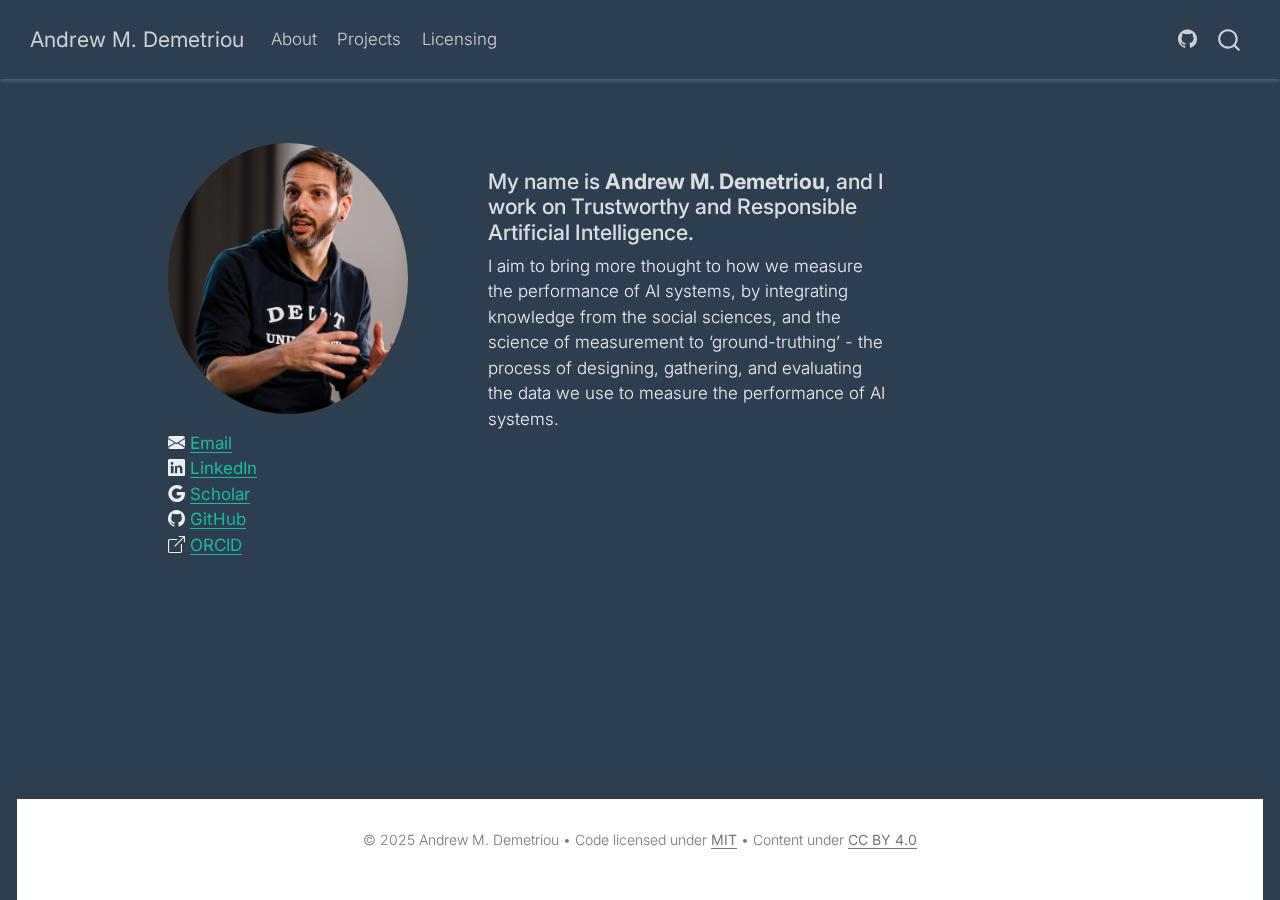
<file: docs/index.html>
<!DOCTYPE html>
<html xmlns="http://www.w3.org/1999/xhtml" lang="en" xml:lang="en"><head>

<meta charset="utf-8">
<meta name="generator" content="quarto-1.6.42">

<meta name="viewport" content="width=device-width, initial-scale=1.0, user-scalable=yes">


<title>Andrew M. Demetriou</title>
<style>
code{white-space: pre-wrap;}
span.smallcaps{font-variant: small-caps;}
div.columns{display: flex; gap: min(4vw, 1.5em);}
div.column{flex: auto; overflow-x: auto;}
div.hanging-indent{margin-left: 1.5em; text-indent: -1.5em;}
ul.task-list{list-style: none;}
ul.task-list li input[type="checkbox"] {
  width: 0.8em;
  margin: 0 0.8em 0.2em -1em; /* quarto-specific, see https://github.com/quarto-dev/quarto-cli/issues/4556 */ 
  vertical-align: middle;
}
</style>


<script src="site_libs/quarto-nav/quarto-nav.js"></script>
<script src="site_libs/quarto-nav/headroom.min.js"></script>
<script src="site_libs/clipboard/clipboard.min.js"></script>
<script src="site_libs/quarto-search/autocomplete.umd.js"></script>
<script src="site_libs/quarto-search/fuse.min.js"></script>
<script src="site_libs/quarto-search/quarto-search.js"></script>
<meta name="quarto:offset" content="./">
<script src="site_libs/quarto-html/quarto.js"></script>
<script src="site_libs/quarto-html/popper.min.js"></script>
<script src="site_libs/quarto-html/tippy.umd.min.js"></script>
<script src="site_libs/quarto-html/anchor.min.js"></script>
<link href="site_libs/quarto-html/tippy.css" rel="stylesheet">
<link href="site_libs/quarto-html/quarto-syntax-highlighting-2f5df379a58b258e96c21c0638c20c03.css" rel="stylesheet" id="quarto-text-highlighting-styles">
<script src="site_libs/bootstrap/bootstrap.min.js"></script>
<link href="site_libs/bootstrap/bootstrap-icons.css" rel="stylesheet">
<link href="site_libs/bootstrap/bootstrap-d1b12f2568ecbe55642fee6aa00bd082.min.css" rel="stylesheet" append-hash="true" id="quarto-bootstrap" data-mode="light">
<script id="quarto-search-options" type="application/json">{
  "location": "navbar",
  "copy-button": false,
  "collapse-after": 3,
  "panel-placement": "end",
  "type": "overlay",
  "limit": 50,
  "keyboard-shortcut": [
    "f",
    "/",
    "s"
  ],
  "show-item-context": false,
  "language": {
    "search-no-results-text": "No results",
    "search-matching-documents-text": "matching documents",
    "search-copy-link-title": "Copy link to search",
    "search-hide-matches-text": "Hide additional matches",
    "search-more-match-text": "more match in this document",
    "search-more-matches-text": "more matches in this document",
    "search-clear-button-title": "Clear",
    "search-text-placeholder": "",
    "search-detached-cancel-button-title": "Cancel",
    "search-submit-button-title": "Submit",
    "search-label": "Search"
  }
}</script>


<link rel="stylesheet" href="styles.css">
</head>

<body class="nav-fixed">

<div id="quarto-search-results"></div>
  <header id="quarto-header" class="headroom fixed-top">
    <nav class="navbar navbar-expand-lg " data-bs-theme="dark">
      <div class="navbar-container container-fluid">
      <div class="navbar-brand-container mx-auto">
    <a class="navbar-brand" href="./index.html">
    <span class="navbar-title">Andrew M. Demetriou</span>
    </a>
  </div>
            <div id="quarto-search" class="" title="Search"></div>
          <button class="navbar-toggler" type="button" data-bs-toggle="collapse" data-bs-target="#navbarCollapse" aria-controls="navbarCollapse" role="menu" aria-expanded="false" aria-label="Toggle navigation" onclick="if (window.quartoToggleHeadroom) { window.quartoToggleHeadroom(); }">
  <span class="navbar-toggler-icon"></span>
</button>
          <div class="collapse navbar-collapse" id="navbarCollapse">
            <ul class="navbar-nav navbar-nav-scroll me-auto">
  <li class="nav-item">
    <a class="nav-link" href="./about.html"> 
<span class="menu-text">About</span></a>
  </li>  
  <li class="nav-item">
    <a class="nav-link" href="./projects.qmd"> 
<span class="menu-text">Projects</span></a>
  </li>  
  <li class="nav-item">
    <a class="nav-link" href="./licenses.html"> 
<span class="menu-text">Licensing</span></a>
  </li>  
</ul>
            <ul class="navbar-nav navbar-nav-scroll ms-auto">
  <li class="nav-item compact">
    <a class="nav-link" href="https://github.com/andrew0302/portfolio"> <i class="bi bi-github" role="img">
</i> 
<span class="menu-text"></span></a>
  </li>  
</ul>
          </div> <!-- /navcollapse -->
            <div class="quarto-navbar-tools">
</div>
      </div> <!-- /container-fluid -->
    </nav>
</header>
<!-- content -->
<div id="quarto-content" class="quarto-container page-columns page-rows-contents page-layout-article page-navbar">
<!-- sidebar -->
<!-- margin-sidebar -->
    <div id="quarto-margin-sidebar" class="sidebar margin-sidebar zindex-bottom">
        
    </div>
<!-- main -->
<main class="content" id="quarto-document-content"><header id="title-block-header" class="quarto-title-block"></header>




<style>
.add-space{
padding-right: 10%;
}
</style>
<div class="columns">
<div class="column add-space" style="width:40%;">
<p><img src="images/IMG_2439.jpg" class="img-fluid" style="border-radius: 50%; margin-bottom: 1em; margin-right: 5rem;" width="350"></p>
<p><span class="bi bi-envelope-fill"></span> <a href="mailto:andrew.m.demetriou@gmail.com">Email</a><br>
<span class="bi bi-linkedin"></span> <a href="https://www.linkedin.com/in/andrew-m-demetriou/">LinkedIn</a><br>
<span class="bi bi-google"></span> <a href="https://scholar.google.nl/citations?user=TFnVkFQAAAAJ&amp;hl=en">Scholar</a><br>
<span class="bi bi-github"></span> <a href="https://github.com/andrew0302">GitHub</a><br>
<span class="bi bi-box-arrow-up-right"></span> <a href="https://orcid.org/0000-0002-0724-2278">ORCID</a></p>
</div><div class="column" style="width:50%;">
<section id="my-name-is-andrew-m.-demetriou-and-i-work-on-trustworthy-and-responsible-artificial-intelligence." class="level4">
<h4 class="anchored" data-anchor-id="my-name-is-andrew-m.-demetriou-and-i-work-on-trustworthy-and-responsible-artificial-intelligence.">My name is <span class="highlight-blue"><strong>Andrew M. Demetriou</strong></span>, and I work on Trustworthy and Responsible Artificial Intelligence.</h4>
<p>I aim to bring more thought to how we measure the performance of AI systems, by integrating knowledge from the social sciences, and the science of measurement to ‘ground-truthing’ - the process of designing, gathering, and evaluating the data we use to measure the performance of AI systems.</p>
</section>
</div>
</div>

</main> <!-- /main -->
<script id="quarto-html-after-body" type="application/javascript">
window.document.addEventListener("DOMContentLoaded", function (event) {
  const toggleBodyColorMode = (bsSheetEl) => {
    const mode = bsSheetEl.getAttribute("data-mode");
    const bodyEl = window.document.querySelector("body");
    if (mode === "dark") {
      bodyEl.classList.add("quarto-dark");
      bodyEl.classList.remove("quarto-light");
    } else {
      bodyEl.classList.add("quarto-light");
      bodyEl.classList.remove("quarto-dark");
    }
  }
  const toggleBodyColorPrimary = () => {
    const bsSheetEl = window.document.querySelector("link#quarto-bootstrap");
    if (bsSheetEl) {
      toggleBodyColorMode(bsSheetEl);
    }
  }
  toggleBodyColorPrimary();  
  const icon = "";
  const anchorJS = new window.AnchorJS();
  anchorJS.options = {
    placement: 'right',
    icon: icon
  };
  anchorJS.add('.anchored');
  const isCodeAnnotation = (el) => {
    for (const clz of el.classList) {
      if (clz.startsWith('code-annotation-')) {                     
        return true;
      }
    }
    return false;
  }
  const onCopySuccess = function(e) {
    // button target
    const button = e.trigger;
    // don't keep focus
    button.blur();
    // flash "checked"
    button.classList.add('code-copy-button-checked');
    var currentTitle = button.getAttribute("title");
    button.setAttribute("title", "Copied!");
    let tooltip;
    if (window.bootstrap) {
      button.setAttribute("data-bs-toggle", "tooltip");
      button.setAttribute("data-bs-placement", "left");
      button.setAttribute("data-bs-title", "Copied!");
      tooltip = new bootstrap.Tooltip(button, 
        { trigger: "manual", 
          customClass: "code-copy-button-tooltip",
          offset: [0, -8]});
      tooltip.show();    
    }
    setTimeout(function() {
      if (tooltip) {
        tooltip.hide();
        button.removeAttribute("data-bs-title");
        button.removeAttribute("data-bs-toggle");
        button.removeAttribute("data-bs-placement");
      }
      button.setAttribute("title", currentTitle);
      button.classList.remove('code-copy-button-checked');
    }, 1000);
    // clear code selection
    e.clearSelection();
  }
  const getTextToCopy = function(trigger) {
      const codeEl = trigger.previousElementSibling.cloneNode(true);
      for (const childEl of codeEl.children) {
        if (isCodeAnnotation(childEl)) {
          childEl.remove();
        }
      }
      return codeEl.innerText;
  }
  const clipboard = new window.ClipboardJS('.code-copy-button:not([data-in-quarto-modal])', {
    text: getTextToCopy
  });
  clipboard.on('success', onCopySuccess);
  if (window.document.getElementById('quarto-embedded-source-code-modal')) {
    const clipboardModal = new window.ClipboardJS('.code-copy-button[data-in-quarto-modal]', {
      text: getTextToCopy,
      container: window.document.getElementById('quarto-embedded-source-code-modal')
    });
    clipboardModal.on('success', onCopySuccess);
  }
    var localhostRegex = new RegExp(/^(?:http|https):\/\/localhost\:?[0-9]*\//);
    var mailtoRegex = new RegExp(/^mailto:/);
      var filterRegex = new RegExp('/' + window.location.host + '/');
    var isInternal = (href) => {
        return filterRegex.test(href) || localhostRegex.test(href) || mailtoRegex.test(href);
    }
    // Inspect non-navigation links and adorn them if external
 	var links = window.document.querySelectorAll('a[href]:not(.nav-link):not(.navbar-brand):not(.toc-action):not(.sidebar-link):not(.sidebar-item-toggle):not(.pagination-link):not(.no-external):not([aria-hidden]):not(.dropdown-item):not(.quarto-navigation-tool):not(.about-link)');
    for (var i=0; i<links.length; i++) {
      const link = links[i];
      if (!isInternal(link.href)) {
        // undo the damage that might have been done by quarto-nav.js in the case of
        // links that we want to consider external
        if (link.dataset.originalHref !== undefined) {
          link.href = link.dataset.originalHref;
        }
      }
    }
  function tippyHover(el, contentFn, onTriggerFn, onUntriggerFn) {
    const config = {
      allowHTML: true,
      maxWidth: 500,
      delay: 100,
      arrow: false,
      appendTo: function(el) {
          return el.parentElement;
      },
      interactive: true,
      interactiveBorder: 10,
      theme: 'quarto',
      placement: 'bottom-start',
    };
    if (contentFn) {
      config.content = contentFn;
    }
    if (onTriggerFn) {
      config.onTrigger = onTriggerFn;
    }
    if (onUntriggerFn) {
      config.onUntrigger = onUntriggerFn;
    }
    window.tippy(el, config); 
  }
  const noterefs = window.document.querySelectorAll('a[role="doc-noteref"]');
  for (var i=0; i<noterefs.length; i++) {
    const ref = noterefs[i];
    tippyHover(ref, function() {
      // use id or data attribute instead here
      let href = ref.getAttribute('data-footnote-href') || ref.getAttribute('href');
      try { href = new URL(href).hash; } catch {}
      const id = href.replace(/^#\/?/, "");
      const note = window.document.getElementById(id);
      if (note) {
        return note.innerHTML;
      } else {
        return "";
      }
    });
  }
  const xrefs = window.document.querySelectorAll('a.quarto-xref');
  const processXRef = (id, note) => {
    // Strip column container classes
    const stripColumnClz = (el) => {
      el.classList.remove("page-full", "page-columns");
      if (el.children) {
        for (const child of el.children) {
          stripColumnClz(child);
        }
      }
    }
    stripColumnClz(note)
    if (id === null || id.startsWith('sec-')) {
      // Special case sections, only their first couple elements
      const container = document.createElement("div");
      if (note.children && note.children.length > 2) {
        container.appendChild(note.children[0].cloneNode(true));
        for (let i = 1; i < note.children.length; i++) {
          const child = note.children[i];
          if (child.tagName === "P" && child.innerText === "") {
            continue;
          } else {
            container.appendChild(child.cloneNode(true));
            break;
          }
        }
        if (window.Quarto?.typesetMath) {
          window.Quarto.typesetMath(container);
        }
        return container.innerHTML
      } else {
        if (window.Quarto?.typesetMath) {
          window.Quarto.typesetMath(note);
        }
        return note.innerHTML;
      }
    } else {
      // Remove any anchor links if they are present
      const anchorLink = note.querySelector('a.anchorjs-link');
      if (anchorLink) {
        anchorLink.remove();
      }
      if (window.Quarto?.typesetMath) {
        window.Quarto.typesetMath(note);
      }
      if (note.classList.contains("callout")) {
        return note.outerHTML;
      } else {
        return note.innerHTML;
      }
    }
  }
  for (var i=0; i<xrefs.length; i++) {
    const xref = xrefs[i];
    tippyHover(xref, undefined, function(instance) {
      instance.disable();
      let url = xref.getAttribute('href');
      let hash = undefined; 
      if (url.startsWith('#')) {
        hash = url;
      } else {
        try { hash = new URL(url).hash; } catch {}
      }
      if (hash) {
        const id = hash.replace(/^#\/?/, "");
        const note = window.document.getElementById(id);
        if (note !== null) {
          try {
            const html = processXRef(id, note.cloneNode(true));
            instance.setContent(html);
          } finally {
            instance.enable();
            instance.show();
          }
        } else {
          // See if we can fetch this
          fetch(url.split('#')[0])
          .then(res => res.text())
          .then(html => {
            const parser = new DOMParser();
            const htmlDoc = parser.parseFromString(html, "text/html");
            const note = htmlDoc.getElementById(id);
            if (note !== null) {
              const html = processXRef(id, note);
              instance.setContent(html);
            } 
          }).finally(() => {
            instance.enable();
            instance.show();
          });
        }
      } else {
        // See if we can fetch a full url (with no hash to target)
        // This is a special case and we should probably do some content thinning / targeting
        fetch(url)
        .then(res => res.text())
        .then(html => {
          const parser = new DOMParser();
          const htmlDoc = parser.parseFromString(html, "text/html");
          const note = htmlDoc.querySelector('main.content');
          if (note !== null) {
            // This should only happen for chapter cross references
            // (since there is no id in the URL)
            // remove the first header
            if (note.children.length > 0 && note.children[0].tagName === "HEADER") {
              note.children[0].remove();
            }
            const html = processXRef(null, note);
            instance.setContent(html);
          } 
        }).finally(() => {
          instance.enable();
          instance.show();
        });
      }
    }, function(instance) {
    });
  }
      let selectedAnnoteEl;
      const selectorForAnnotation = ( cell, annotation) => {
        let cellAttr = 'data-code-cell="' + cell + '"';
        let lineAttr = 'data-code-annotation="' +  annotation + '"';
        const selector = 'span[' + cellAttr + '][' + lineAttr + ']';
        return selector;
      }
      const selectCodeLines = (annoteEl) => {
        const doc = window.document;
        const targetCell = annoteEl.getAttribute("data-target-cell");
        const targetAnnotation = annoteEl.getAttribute("data-target-annotation");
        const annoteSpan = window.document.querySelector(selectorForAnnotation(targetCell, targetAnnotation));
        const lines = annoteSpan.getAttribute("data-code-lines").split(",");
        const lineIds = lines.map((line) => {
          return targetCell + "-" + line;
        })
        let top = null;
        let height = null;
        let parent = null;
        if (lineIds.length > 0) {
            //compute the position of the single el (top and bottom and make a div)
            const el = window.document.getElementById(lineIds[0]);
            top = el.offsetTop;
            height = el.offsetHeight;
            parent = el.parentElement.parentElement;
          if (lineIds.length > 1) {
            const lastEl = window.document.getElementById(lineIds[lineIds.length - 1]);
            const bottom = lastEl.offsetTop + lastEl.offsetHeight;
            height = bottom - top;
          }
          if (top !== null && height !== null && parent !== null) {
            // cook up a div (if necessary) and position it 
            let div = window.document.getElementById("code-annotation-line-highlight");
            if (div === null) {
              div = window.document.createElement("div");
              div.setAttribute("id", "code-annotation-line-highlight");
              div.style.position = 'absolute';
              parent.appendChild(div);
            }
            div.style.top = top - 2 + "px";
            div.style.height = height + 4 + "px";
            div.style.left = 0;
            let gutterDiv = window.document.getElementById("code-annotation-line-highlight-gutter");
            if (gutterDiv === null) {
              gutterDiv = window.document.createElement("div");
              gutterDiv.setAttribute("id", "code-annotation-line-highlight-gutter");
              gutterDiv.style.position = 'absolute';
              const codeCell = window.document.getElementById(targetCell);
              const gutter = codeCell.querySelector('.code-annotation-gutter');
              gutter.appendChild(gutterDiv);
            }
            gutterDiv.style.top = top - 2 + "px";
            gutterDiv.style.height = height + 4 + "px";
          }
          selectedAnnoteEl = annoteEl;
        }
      };
      const unselectCodeLines = () => {
        const elementsIds = ["code-annotation-line-highlight", "code-annotation-line-highlight-gutter"];
        elementsIds.forEach((elId) => {
          const div = window.document.getElementById(elId);
          if (div) {
            div.remove();
          }
        });
        selectedAnnoteEl = undefined;
      };
        // Handle positioning of the toggle
    window.addEventListener(
      "resize",
      throttle(() => {
        elRect = undefined;
        if (selectedAnnoteEl) {
          selectCodeLines(selectedAnnoteEl);
        }
      }, 10)
    );
    function throttle(fn, ms) {
    let throttle = false;
    let timer;
      return (...args) => {
        if(!throttle) { // first call gets through
            fn.apply(this, args);
            throttle = true;
        } else { // all the others get throttled
            if(timer) clearTimeout(timer); // cancel #2
            timer = setTimeout(() => {
              fn.apply(this, args);
              timer = throttle = false;
            }, ms);
        }
      };
    }
      // Attach click handler to the DT
      const annoteDls = window.document.querySelectorAll('dt[data-target-cell]');
      for (const annoteDlNode of annoteDls) {
        annoteDlNode.addEventListener('click', (event) => {
          const clickedEl = event.target;
          if (clickedEl !== selectedAnnoteEl) {
            unselectCodeLines();
            const activeEl = window.document.querySelector('dt[data-target-cell].code-annotation-active');
            if (activeEl) {
              activeEl.classList.remove('code-annotation-active');
            }
            selectCodeLines(clickedEl);
            clickedEl.classList.add('code-annotation-active');
          } else {
            // Unselect the line
            unselectCodeLines();
            clickedEl.classList.remove('code-annotation-active');
          }
        });
      }
  const findCites = (el) => {
    const parentEl = el.parentElement;
    if (parentEl) {
      const cites = parentEl.dataset.cites;
      if (cites) {
        return {
          el,
          cites: cites.split(' ')
        };
      } else {
        return findCites(el.parentElement)
      }
    } else {
      return undefined;
    }
  };
  var bibliorefs = window.document.querySelectorAll('a[role="doc-biblioref"]');
  for (var i=0; i<bibliorefs.length; i++) {
    const ref = bibliorefs[i];
    const citeInfo = findCites(ref);
    if (citeInfo) {
      tippyHover(citeInfo.el, function() {
        var popup = window.document.createElement('div');
        citeInfo.cites.forEach(function(cite) {
          var citeDiv = window.document.createElement('div');
          citeDiv.classList.add('hanging-indent');
          citeDiv.classList.add('csl-entry');
          var biblioDiv = window.document.getElementById('ref-' + cite);
          if (biblioDiv) {
            citeDiv.innerHTML = biblioDiv.innerHTML;
          }
          popup.appendChild(citeDiv);
        });
        return popup.innerHTML;
      });
    }
  }
});
</script>
</div> <!-- /content -->
<footer class="footer">
  <div class="nav-footer">
    <div class="nav-footer-left">
      &nbsp;
    </div>   
    <div class="nav-footer-center">
<p>© 2025 Andrew M. Demetriou • Code licensed under <a href="https://opensource.org/licenses/MIT">MIT</a> • Content under <a href="https://creativecommons.org/licenses/by/4.0/">CC BY 4.0</a></p>
</div>
    <div class="nav-footer-right">
      &nbsp;
    </div>
  </div>
</footer>




</body></html>
</file>
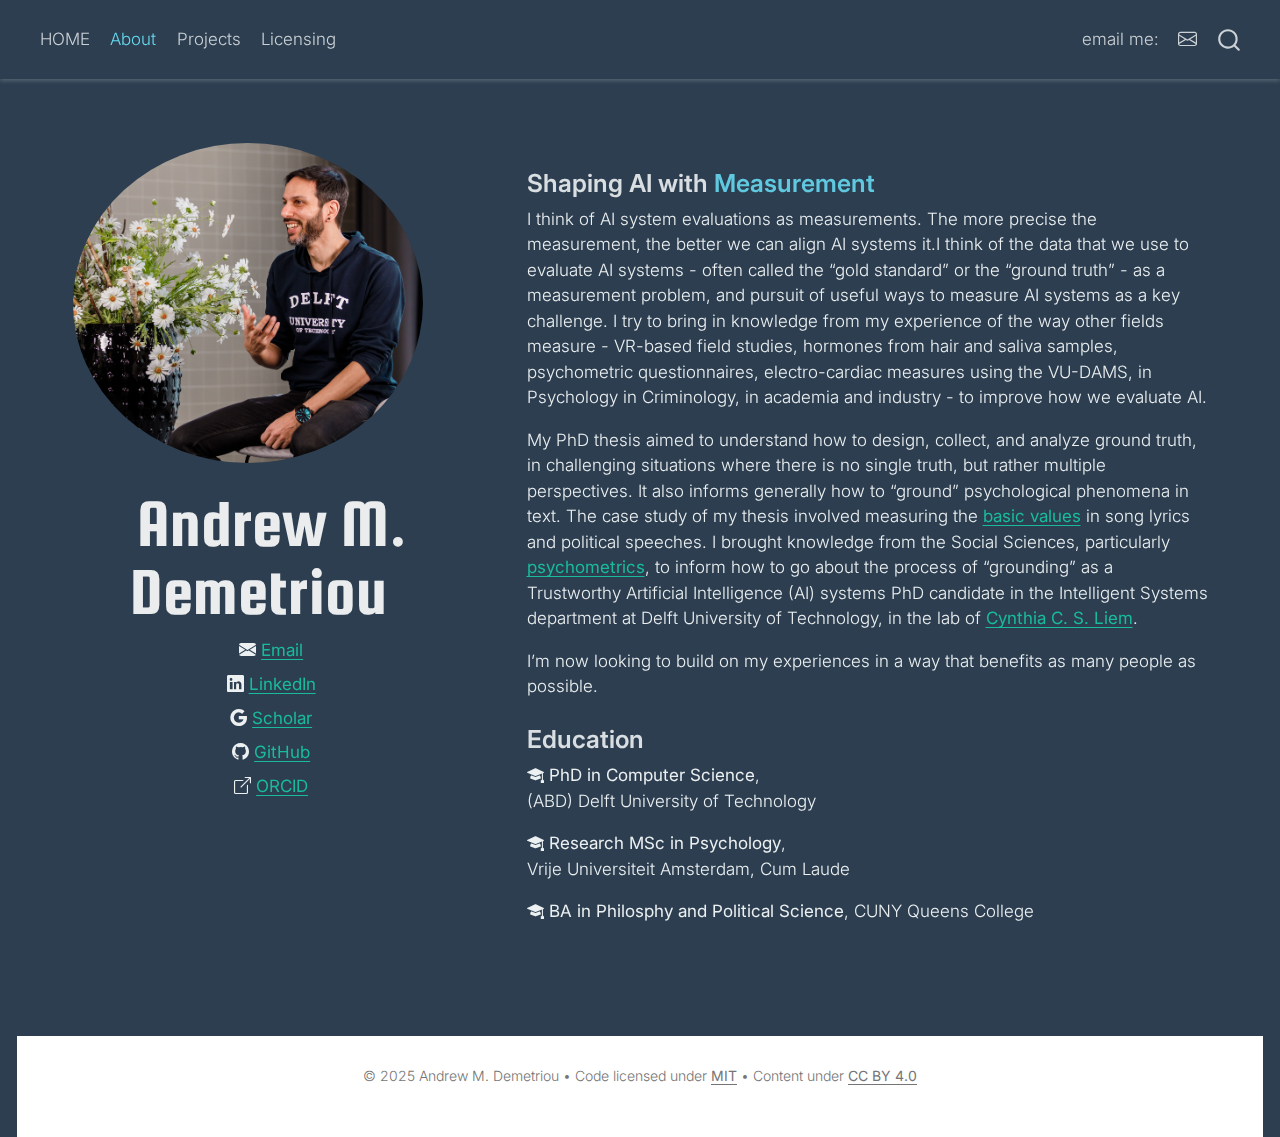
<file: docs/about.html>
<!DOCTYPE html>
<html xmlns="http://www.w3.org/1999/xhtml" lang="en" xml:lang="en"><head>

<meta charset="utf-8">
<meta name="generator" content="quarto-1.6.42">

<meta name="viewport" content="width=device-width, initial-scale=1.0, user-scalable=yes">


<title>about</title>
<style>
code{white-space: pre-wrap;}
span.smallcaps{font-variant: small-caps;}
div.columns{display: flex; gap: min(4vw, 1.5em);}
div.column{flex: auto; overflow-x: auto;}
div.hanging-indent{margin-left: 1.5em; text-indent: -1.5em;}
ul.task-list{list-style: none;}
ul.task-list li input[type="checkbox"] {
  width: 0.8em;
  margin: 0 0.8em 0.2em -1em; /* quarto-specific, see https://github.com/quarto-dev/quarto-cli/issues/4556 */ 
  vertical-align: middle;
}
</style>


<script src="site_libs/quarto-nav/quarto-nav.js"></script>
<script src="site_libs/quarto-nav/headroom.min.js"></script>
<script src="site_libs/clipboard/clipboard.min.js"></script>
<script src="site_libs/quarto-search/autocomplete.umd.js"></script>
<script src="site_libs/quarto-search/fuse.min.js"></script>
<script src="site_libs/quarto-search/quarto-search.js"></script>
<meta name="quarto:offset" content="./">
<script src="site_libs/quarto-html/quarto.js"></script>
<script src="site_libs/quarto-html/popper.min.js"></script>
<script src="site_libs/quarto-html/tippy.umd.min.js"></script>
<script src="site_libs/quarto-html/anchor.min.js"></script>
<link href="site_libs/quarto-html/tippy.css" rel="stylesheet">
<link href="site_libs/quarto-html/quarto-syntax-highlighting-2f5df379a58b258e96c21c0638c20c03.css" rel="stylesheet" id="quarto-text-highlighting-styles">
<script src="site_libs/bootstrap/bootstrap.min.js"></script>
<link href="site_libs/bootstrap/bootstrap-icons.css" rel="stylesheet">
<link href="site_libs/bootstrap/bootstrap-d1b12f2568ecbe55642fee6aa00bd082.min.css" rel="stylesheet" append-hash="true" id="quarto-bootstrap" data-mode="light">
<script id="quarto-search-options" type="application/json">{
  "location": "navbar",
  "copy-button": false,
  "collapse-after": 3,
  "panel-placement": "end",
  "type": "overlay",
  "limit": 50,
  "keyboard-shortcut": [
    "f",
    "/",
    "s"
  ],
  "show-item-context": false,
  "language": {
    "search-no-results-text": "No results",
    "search-matching-documents-text": "matching documents",
    "search-copy-link-title": "Copy link to search",
    "search-hide-matches-text": "Hide additional matches",
    "search-more-match-text": "more match in this document",
    "search-more-matches-text": "more matches in this document",
    "search-clear-button-title": "Clear",
    "search-text-placeholder": "",
    "search-detached-cancel-button-title": "Cancel",
    "search-submit-button-title": "Submit",
    "search-label": "Search"
  }
}</script>


<link rel="stylesheet" href="styles.css">
</head>

<body class="nav-fixed">

<div id="quarto-search-results"></div>
  <header id="quarto-header" class="headroom fixed-top">
    <nav class="navbar navbar-expand-lg " data-bs-theme="dark">
      <div class="navbar-container container-fluid">
            <div id="quarto-search" class="" title="Search"></div>
          <button class="navbar-toggler" type="button" data-bs-toggle="collapse" data-bs-target="#navbarCollapse" aria-controls="navbarCollapse" role="menu" aria-expanded="false" aria-label="Toggle navigation" onclick="if (window.quartoToggleHeadroom) { window.quartoToggleHeadroom(); }">
  <span class="navbar-toggler-icon"></span>
</button>
          <div class="collapse navbar-collapse" id="navbarCollapse">
            <ul class="navbar-nav navbar-nav-scroll me-auto">
  <li class="nav-item">
    <a class="nav-link" href="./index.html"> 
<span class="menu-text">HOME</span></a>
  </li>  
  <li class="nav-item">
    <a class="nav-link active" href="./about.html" aria-current="page"> 
<span class="menu-text">About</span></a>
  </li>  
  <li class="nav-item">
    <a class="nav-link" href="./projects.html"> 
<span class="menu-text">Projects</span></a>
  </li>  
  <li class="nav-item">
    <a class="nav-link" href="./licenses.html"> 
<span class="menu-text">Licensing</span></a>
  </li>  
</ul>
            <ul class="navbar-nav navbar-nav-scroll ms-auto">
  <li class="nav-item">
    <span class="nav-link">
<span class="menu-text">email me:</span>
    </span>
  </li>  
  <li class="nav-item compact">
    <a class="nav-link" href="mailto:andrew.m.demetriou@gmail.com"> <i class="bi bi-envelope" role="img">
</i> 
<span class="menu-text"></span></a>
  </li>  
</ul>
          </div> <!-- /navcollapse -->
            <div class="quarto-navbar-tools">
</div>
      </div> <!-- /container-fluid -->
    </nav>
</header>
<!-- content -->
<div id="quarto-content" class="quarto-container page-columns page-rows-contents page-layout-full page-navbar">
<!-- sidebar -->
<!-- margin-sidebar -->
    <div id="quarto-margin-sidebar" class="sidebar margin-sidebar zindex-bottom">
        
    </div>
<!-- main -->
<main class="content column-page" id="quarto-document-content"><header id="title-block-header" class="quarto-title-block"></header>




<style>
.add-space-r{
padding-right: 5%;
}
</style>
<div class="columns">
<div class="column add-space-r" style="width:40%;">
<img src="images/IMG_2445.jpg" class="img-fluid" style="border-radius: 50%; margin-bottom: 1em;" width="350">
<section id="andrew-m.-demetriou" class="level4 contact-links">
<h4 class="anchored" data-anchor-id="andrew-m.-demetriou"><span class="name-highlight-2"><strong>Andrew M. Demetriou</strong></span></h4>
<p><span class="bi bi-envelope-fill"></span> <a href="mailto:andrew.m.demetriou@gmail.com">Email</a><br>
<span class="bi bi-linkedin"></span> <a href="https://www.linkedin.com/in/andrew-m-demetriou/">LinkedIn</a><br>
<span class="bi bi-google"></span> <a href="https://scholar.google.nl/citations?user=TFnVkFQAAAAJ&amp;hl=en">Scholar</a><br>
<span class="bi bi-github"></span> <a href="https://github.com/andrew0302">GitHub</a><br>
<span class="bi bi-box-arrow-up-right"></span> <a href="https://orcid.org/0000-0002-0724-2278">ORCID</a></p>
</section>
</div><div class="column" style="width:60%;">
<section id="shaping-ai-with-measurement" class="level3">
<h3 class="anchored" data-anchor-id="shaping-ai-with-measurement">Shaping AI with <span class="highlight">Measurement</span></h3>
<p>I think of AI system evaluations as measurements. The more precise the measurement, the better we can align AI systems it.I think of the data that we use to evaluate AI systems - often called the “gold standard” or the “ground truth” - as a measurement problem, and pursuit of useful ways to measure AI systems as a key challenge. I try to bring in knowledge from my experience of the way other fields measure - VR-based field studies, hormones from hair and saliva samples, psychometric questionnaires, electro-cardiac measures using the VU-DAMS, in Psychology in Criminology, in academia and industry - to improve how we evaluate AI.</p>
<p>My PhD thesis aimed to understand how to design, collect, and analyze ground truth, in challenging situations where there is no single truth, but rather multiple perspectives. It also informs generally how to “ground” psychological phenomena in text. The case study of my thesis involved measuring the <a href="https://en.wikipedia.org/wiki/Theory_of_basic_human_values#:~:text=Schwartz%20identifies%20ten%20basic%20human,and%20the%20Portrait%20Values%20Questionnaire.">basic values</a> in song lyrics and political speeches. I brought knowledge from the Social Sciences, particularly <a href="https://en.wikipedia.org/wiki/Psychometrics">psychometrics</a>, to inform how to go about the process of “grounding” as a Trustworthy Artificial Intelligence (AI) systems PhD candidate in the Intelligent Systems department at Delft University of Technology, in the lab of <a href="https://www.cynthialiem.com/">Cynthia C. S. Liem</a>.</p>
<p>I’m now looking to build on my experiences in a way that benefits as many people as possible.</p>
</section>
<div class="columns">
<section id="education" class="level3">
<h3 class="anchored" data-anchor-id="education">Education</h3>
<p><i class="bi bi-mortarboard-fill"></i> <strong>PhD in Computer Science</strong>,<br>
(ABD) Delft University of Technology</p>
<p><i class="bi bi-mortarboard-fill"></i> <strong>Research MSc in Psychology</strong>,<br>
Vrije Universiteit Amsterdam, Cum Laude</p>
<p><i class="bi bi-mortarboard-fill"></i> <strong>BA in Philosphy and Political Science</strong>, CUNY Queens College</p>
</section>
</div>
</div>
</div>

</main> <!-- /main -->
<script id="quarto-html-after-body" type="application/javascript">
window.document.addEventListener("DOMContentLoaded", function (event) {
  const toggleBodyColorMode = (bsSheetEl) => {
    const mode = bsSheetEl.getAttribute("data-mode");
    const bodyEl = window.document.querySelector("body");
    if (mode === "dark") {
      bodyEl.classList.add("quarto-dark");
      bodyEl.classList.remove("quarto-light");
    } else {
      bodyEl.classList.add("quarto-light");
      bodyEl.classList.remove("quarto-dark");
    }
  }
  const toggleBodyColorPrimary = () => {
    const bsSheetEl = window.document.querySelector("link#quarto-bootstrap");
    if (bsSheetEl) {
      toggleBodyColorMode(bsSheetEl);
    }
  }
  toggleBodyColorPrimary();  
  const icon = "";
  const anchorJS = new window.AnchorJS();
  anchorJS.options = {
    placement: 'right',
    icon: icon
  };
  anchorJS.add('.anchored');
  const isCodeAnnotation = (el) => {
    for (const clz of el.classList) {
      if (clz.startsWith('code-annotation-')) {                     
        return true;
      }
    }
    return false;
  }
  const onCopySuccess = function(e) {
    // button target
    const button = e.trigger;
    // don't keep focus
    button.blur();
    // flash "checked"
    button.classList.add('code-copy-button-checked');
    var currentTitle = button.getAttribute("title");
    button.setAttribute("title", "Copied!");
    let tooltip;
    if (window.bootstrap) {
      button.setAttribute("data-bs-toggle", "tooltip");
      button.setAttribute("data-bs-placement", "left");
      button.setAttribute("data-bs-title", "Copied!");
      tooltip = new bootstrap.Tooltip(button, 
        { trigger: "manual", 
          customClass: "code-copy-button-tooltip",
          offset: [0, -8]});
      tooltip.show();    
    }
    setTimeout(function() {
      if (tooltip) {
        tooltip.hide();
        button.removeAttribute("data-bs-title");
        button.removeAttribute("data-bs-toggle");
        button.removeAttribute("data-bs-placement");
      }
      button.setAttribute("title", currentTitle);
      button.classList.remove('code-copy-button-checked');
    }, 1000);
    // clear code selection
    e.clearSelection();
  }
  const getTextToCopy = function(trigger) {
      const codeEl = trigger.previousElementSibling.cloneNode(true);
      for (const childEl of codeEl.children) {
        if (isCodeAnnotation(childEl)) {
          childEl.remove();
        }
      }
      return codeEl.innerText;
  }
  const clipboard = new window.ClipboardJS('.code-copy-button:not([data-in-quarto-modal])', {
    text: getTextToCopy
  });
  clipboard.on('success', onCopySuccess);
  if (window.document.getElementById('quarto-embedded-source-code-modal')) {
    const clipboardModal = new window.ClipboardJS('.code-copy-button[data-in-quarto-modal]', {
      text: getTextToCopy,
      container: window.document.getElementById('quarto-embedded-source-code-modal')
    });
    clipboardModal.on('success', onCopySuccess);
  }
    var localhostRegex = new RegExp(/^(?:http|https):\/\/localhost\:?[0-9]*\//);
    var mailtoRegex = new RegExp(/^mailto:/);
      var filterRegex = new RegExp('/' + window.location.host + '/');
    var isInternal = (href) => {
        return filterRegex.test(href) || localhostRegex.test(href) || mailtoRegex.test(href);
    }
    // Inspect non-navigation links and adorn them if external
 	var links = window.document.querySelectorAll('a[href]:not(.nav-link):not(.navbar-brand):not(.toc-action):not(.sidebar-link):not(.sidebar-item-toggle):not(.pagination-link):not(.no-external):not([aria-hidden]):not(.dropdown-item):not(.quarto-navigation-tool):not(.about-link)');
    for (var i=0; i<links.length; i++) {
      const link = links[i];
      if (!isInternal(link.href)) {
        // undo the damage that might have been done by quarto-nav.js in the case of
        // links that we want to consider external
        if (link.dataset.originalHref !== undefined) {
          link.href = link.dataset.originalHref;
        }
      }
    }
  function tippyHover(el, contentFn, onTriggerFn, onUntriggerFn) {
    const config = {
      allowHTML: true,
      maxWidth: 500,
      delay: 100,
      arrow: false,
      appendTo: function(el) {
          return el.parentElement;
      },
      interactive: true,
      interactiveBorder: 10,
      theme: 'quarto',
      placement: 'bottom-start',
    };
    if (contentFn) {
      config.content = contentFn;
    }
    if (onTriggerFn) {
      config.onTrigger = onTriggerFn;
    }
    if (onUntriggerFn) {
      config.onUntrigger = onUntriggerFn;
    }
    window.tippy(el, config); 
  }
  const noterefs = window.document.querySelectorAll('a[role="doc-noteref"]');
  for (var i=0; i<noterefs.length; i++) {
    const ref = noterefs[i];
    tippyHover(ref, function() {
      // use id or data attribute instead here
      let href = ref.getAttribute('data-footnote-href') || ref.getAttribute('href');
      try { href = new URL(href).hash; } catch {}
      const id = href.replace(/^#\/?/, "");
      const note = window.document.getElementById(id);
      if (note) {
        return note.innerHTML;
      } else {
        return "";
      }
    });
  }
  const xrefs = window.document.querySelectorAll('a.quarto-xref');
  const processXRef = (id, note) => {
    // Strip column container classes
    const stripColumnClz = (el) => {
      el.classList.remove("page-full", "page-columns");
      if (el.children) {
        for (const child of el.children) {
          stripColumnClz(child);
        }
      }
    }
    stripColumnClz(note)
    if (id === null || id.startsWith('sec-')) {
      // Special case sections, only their first couple elements
      const container = document.createElement("div");
      if (note.children && note.children.length > 2) {
        container.appendChild(note.children[0].cloneNode(true));
        for (let i = 1; i < note.children.length; i++) {
          const child = note.children[i];
          if (child.tagName === "P" && child.innerText === "") {
            continue;
          } else {
            container.appendChild(child.cloneNode(true));
            break;
          }
        }
        if (window.Quarto?.typesetMath) {
          window.Quarto.typesetMath(container);
        }
        return container.innerHTML
      } else {
        if (window.Quarto?.typesetMath) {
          window.Quarto.typesetMath(note);
        }
        return note.innerHTML;
      }
    } else {
      // Remove any anchor links if they are present
      const anchorLink = note.querySelector('a.anchorjs-link');
      if (anchorLink) {
        anchorLink.remove();
      }
      if (window.Quarto?.typesetMath) {
        window.Quarto.typesetMath(note);
      }
      if (note.classList.contains("callout")) {
        return note.outerHTML;
      } else {
        return note.innerHTML;
      }
    }
  }
  for (var i=0; i<xrefs.length; i++) {
    const xref = xrefs[i];
    tippyHover(xref, undefined, function(instance) {
      instance.disable();
      let url = xref.getAttribute('href');
      let hash = undefined; 
      if (url.startsWith('#')) {
        hash = url;
      } else {
        try { hash = new URL(url).hash; } catch {}
      }
      if (hash) {
        const id = hash.replace(/^#\/?/, "");
        const note = window.document.getElementById(id);
        if (note !== null) {
          try {
            const html = processXRef(id, note.cloneNode(true));
            instance.setContent(html);
          } finally {
            instance.enable();
            instance.show();
          }
        } else {
          // See if we can fetch this
          fetch(url.split('#')[0])
          .then(res => res.text())
          .then(html => {
            const parser = new DOMParser();
            const htmlDoc = parser.parseFromString(html, "text/html");
            const note = htmlDoc.getElementById(id);
            if (note !== null) {
              const html = processXRef(id, note);
              instance.setContent(html);
            } 
          }).finally(() => {
            instance.enable();
            instance.show();
          });
        }
      } else {
        // See if we can fetch a full url (with no hash to target)
        // This is a special case and we should probably do some content thinning / targeting
        fetch(url)
        .then(res => res.text())
        .then(html => {
          const parser = new DOMParser();
          const htmlDoc = parser.parseFromString(html, "text/html");
          const note = htmlDoc.querySelector('main.content');
          if (note !== null) {
            // This should only happen for chapter cross references
            // (since there is no id in the URL)
            // remove the first header
            if (note.children.length > 0 && note.children[0].tagName === "HEADER") {
              note.children[0].remove();
            }
            const html = processXRef(null, note);
            instance.setContent(html);
          } 
        }).finally(() => {
          instance.enable();
          instance.show();
        });
      }
    }, function(instance) {
    });
  }
      let selectedAnnoteEl;
      const selectorForAnnotation = ( cell, annotation) => {
        let cellAttr = 'data-code-cell="' + cell + '"';
        let lineAttr = 'data-code-annotation="' +  annotation + '"';
        const selector = 'span[' + cellAttr + '][' + lineAttr + ']';
        return selector;
      }
      const selectCodeLines = (annoteEl) => {
        const doc = window.document;
        const targetCell = annoteEl.getAttribute("data-target-cell");
        const targetAnnotation = annoteEl.getAttribute("data-target-annotation");
        const annoteSpan = window.document.querySelector(selectorForAnnotation(targetCell, targetAnnotation));
        const lines = annoteSpan.getAttribute("data-code-lines").split(",");
        const lineIds = lines.map((line) => {
          return targetCell + "-" + line;
        })
        let top = null;
        let height = null;
        let parent = null;
        if (lineIds.length > 0) {
            //compute the position of the single el (top and bottom and make a div)
            const el = window.document.getElementById(lineIds[0]);
            top = el.offsetTop;
            height = el.offsetHeight;
            parent = el.parentElement.parentElement;
          if (lineIds.length > 1) {
            const lastEl = window.document.getElementById(lineIds[lineIds.length - 1]);
            const bottom = lastEl.offsetTop + lastEl.offsetHeight;
            height = bottom - top;
          }
          if (top !== null && height !== null && parent !== null) {
            // cook up a div (if necessary) and position it 
            let div = window.document.getElementById("code-annotation-line-highlight");
            if (div === null) {
              div = window.document.createElement("div");
              div.setAttribute("id", "code-annotation-line-highlight");
              div.style.position = 'absolute';
              parent.appendChild(div);
            }
            div.style.top = top - 2 + "px";
            div.style.height = height + 4 + "px";
            div.style.left = 0;
            let gutterDiv = window.document.getElementById("code-annotation-line-highlight-gutter");
            if (gutterDiv === null) {
              gutterDiv = window.document.createElement("div");
              gutterDiv.setAttribute("id", "code-annotation-line-highlight-gutter");
              gutterDiv.style.position = 'absolute';
              const codeCell = window.document.getElementById(targetCell);
              const gutter = codeCell.querySelector('.code-annotation-gutter');
              gutter.appendChild(gutterDiv);
            }
            gutterDiv.style.top = top - 2 + "px";
            gutterDiv.style.height = height + 4 + "px";
          }
          selectedAnnoteEl = annoteEl;
        }
      };
      const unselectCodeLines = () => {
        const elementsIds = ["code-annotation-line-highlight", "code-annotation-line-highlight-gutter"];
        elementsIds.forEach((elId) => {
          const div = window.document.getElementById(elId);
          if (div) {
            div.remove();
          }
        });
        selectedAnnoteEl = undefined;
      };
        // Handle positioning of the toggle
    window.addEventListener(
      "resize",
      throttle(() => {
        elRect = undefined;
        if (selectedAnnoteEl) {
          selectCodeLines(selectedAnnoteEl);
        }
      }, 10)
    );
    function throttle(fn, ms) {
    let throttle = false;
    let timer;
      return (...args) => {
        if(!throttle) { // first call gets through
            fn.apply(this, args);
            throttle = true;
        } else { // all the others get throttled
            if(timer) clearTimeout(timer); // cancel #2
            timer = setTimeout(() => {
              fn.apply(this, args);
              timer = throttle = false;
            }, ms);
        }
      };
    }
      // Attach click handler to the DT
      const annoteDls = window.document.querySelectorAll('dt[data-target-cell]');
      for (const annoteDlNode of annoteDls) {
        annoteDlNode.addEventListener('click', (event) => {
          const clickedEl = event.target;
          if (clickedEl !== selectedAnnoteEl) {
            unselectCodeLines();
            const activeEl = window.document.querySelector('dt[data-target-cell].code-annotation-active');
            if (activeEl) {
              activeEl.classList.remove('code-annotation-active');
            }
            selectCodeLines(clickedEl);
            clickedEl.classList.add('code-annotation-active');
          } else {
            // Unselect the line
            unselectCodeLines();
            clickedEl.classList.remove('code-annotation-active');
          }
        });
      }
  const findCites = (el) => {
    const parentEl = el.parentElement;
    if (parentEl) {
      const cites = parentEl.dataset.cites;
      if (cites) {
        return {
          el,
          cites: cites.split(' ')
        };
      } else {
        return findCites(el.parentElement)
      }
    } else {
      return undefined;
    }
  };
  var bibliorefs = window.document.querySelectorAll('a[role="doc-biblioref"]');
  for (var i=0; i<bibliorefs.length; i++) {
    const ref = bibliorefs[i];
    const citeInfo = findCites(ref);
    if (citeInfo) {
      tippyHover(citeInfo.el, function() {
        var popup = window.document.createElement('div');
        citeInfo.cites.forEach(function(cite) {
          var citeDiv = window.document.createElement('div');
          citeDiv.classList.add('hanging-indent');
          citeDiv.classList.add('csl-entry');
          var biblioDiv = window.document.getElementById('ref-' + cite);
          if (biblioDiv) {
            citeDiv.innerHTML = biblioDiv.innerHTML;
          }
          popup.appendChild(citeDiv);
        });
        return popup.innerHTML;
      });
    }
  }
});
</script>
</div> <!-- /content -->
<footer class="footer">
  <div class="nav-footer">
    <div class="nav-footer-left">
      &nbsp;
    </div>   
    <div class="nav-footer-center">
<p>© 2025 Andrew M. Demetriou • Code licensed under <a href="https://opensource.org/licenses/MIT">MIT</a> • Content under <a href="https://creativecommons.org/licenses/by/4.0/">CC BY 4.0</a></p>
</div>
    <div class="nav-footer-right">
      &nbsp;
    </div>
  </div>
</footer>




</body></html>
</file>
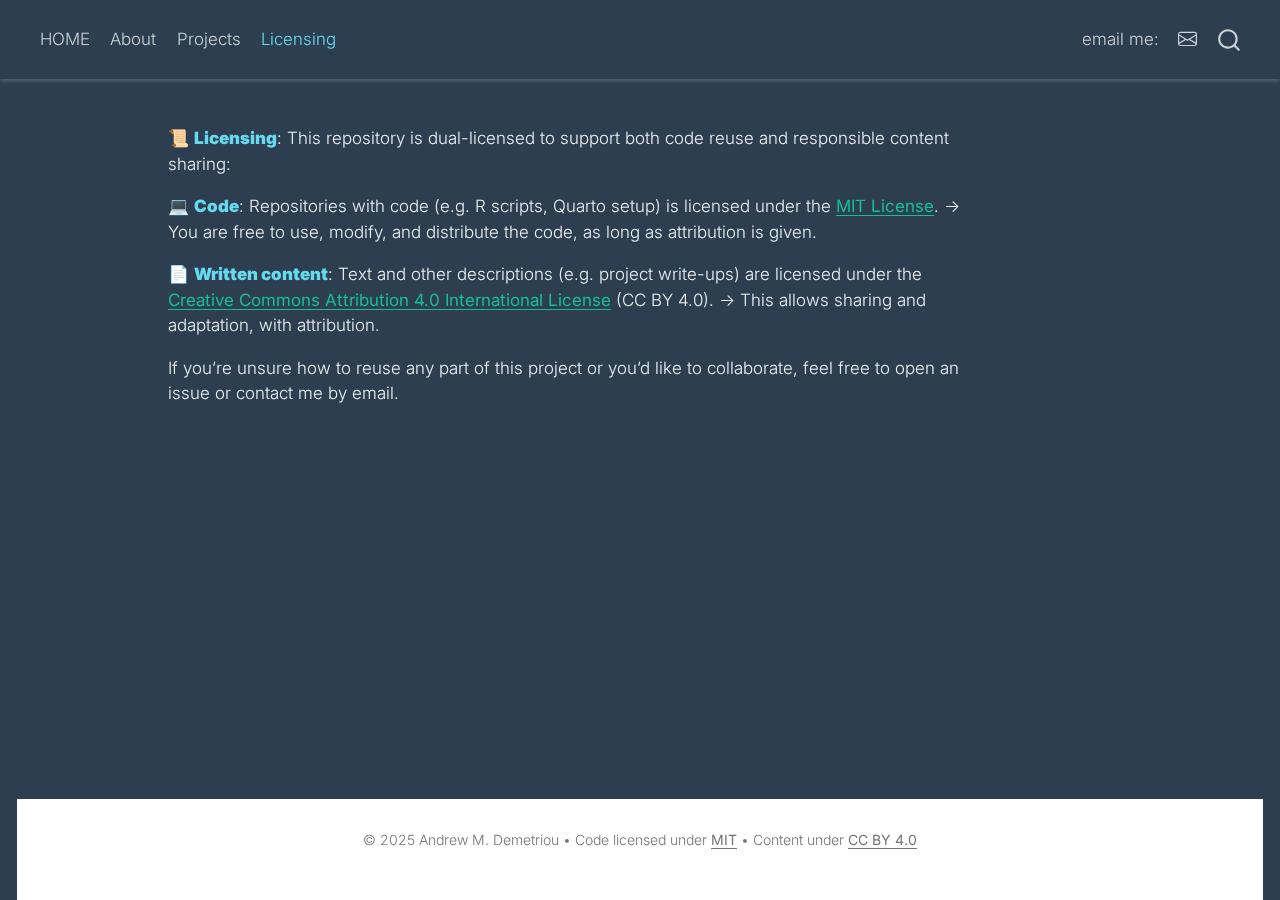
<file: docs/licenses.html>
<!DOCTYPE html>
<html xmlns="http://www.w3.org/1999/xhtml" lang="en" xml:lang="en"><head>

<meta charset="utf-8">
<meta name="generator" content="quarto-1.7.31">

<meta name="viewport" content="width=device-width, initial-scale=1.0, user-scalable=yes">


<title>licenses</title>
<style>
code{white-space: pre-wrap;}
span.smallcaps{font-variant: small-caps;}
div.columns{display: flex; gap: min(4vw, 1.5em);}
div.column{flex: auto; overflow-x: auto;}
div.hanging-indent{margin-left: 1.5em; text-indent: -1.5em;}
ul.task-list{list-style: none;}
ul.task-list li input[type="checkbox"] {
  width: 0.8em;
  margin: 0 0.8em 0.2em -1em; /* quarto-specific, see https://github.com/quarto-dev/quarto-cli/issues/4556 */ 
  vertical-align: middle;
}
</style>


<script src="site_libs/quarto-nav/quarto-nav.js"></script>
<script src="site_libs/quarto-nav/headroom.min.js"></script>
<script src="site_libs/clipboard/clipboard.min.js"></script>
<script src="site_libs/quarto-search/autocomplete.umd.js"></script>
<script src="site_libs/quarto-search/fuse.min.js"></script>
<script src="site_libs/quarto-search/quarto-search.js"></script>
<meta name="quarto:offset" content="./">
<script src="site_libs/quarto-html/quarto.js" type="module"></script>
<script src="site_libs/quarto-html/tabsets/tabsets.js" type="module"></script>
<script src="site_libs/quarto-html/popper.min.js"></script>
<script src="site_libs/quarto-html/tippy.umd.min.js"></script>
<script src="site_libs/quarto-html/anchor.min.js"></script>
<link href="site_libs/quarto-html/tippy.css" rel="stylesheet">
<link href="site_libs/quarto-html/quarto-syntax-highlighting-e1a5c8363afafaef2c763b6775fbf3ca.css" rel="stylesheet" id="quarto-text-highlighting-styles">
<script src="site_libs/bootstrap/bootstrap.min.js"></script>
<link href="site_libs/bootstrap/bootstrap-icons.css" rel="stylesheet">
<link href="site_libs/bootstrap/bootstrap-6bdd2aebeb936dcddaa5f935a5de481c.min.css" rel="stylesheet" append-hash="true" id="quarto-bootstrap" data-mode="light">
<script id="quarto-search-options" type="application/json">{
  "location": "navbar",
  "copy-button": false,
  "collapse-after": 3,
  "panel-placement": "end",
  "type": "overlay",
  "limit": 50,
  "keyboard-shortcut": [
    "f",
    "/",
    "s"
  ],
  "show-item-context": false,
  "language": {
    "search-no-results-text": "No results",
    "search-matching-documents-text": "matching documents",
    "search-copy-link-title": "Copy link to search",
    "search-hide-matches-text": "Hide additional matches",
    "search-more-match-text": "more match in this document",
    "search-more-matches-text": "more matches in this document",
    "search-clear-button-title": "Clear",
    "search-text-placeholder": "",
    "search-detached-cancel-button-title": "Cancel",
    "search-submit-button-title": "Submit",
    "search-label": "Search"
  }
}</script>


<link rel="stylesheet" href="styles.css">
</head>

<body class="nav-fixed quarto-light">

<div id="quarto-search-results"></div>
  <header id="quarto-header" class="headroom fixed-top">
    <nav class="navbar navbar-expand-lg " data-bs-theme="dark">
      <div class="navbar-container container-fluid">
            <div id="quarto-search" class="" title="Search"></div>
          <button class="navbar-toggler" type="button" data-bs-toggle="collapse" data-bs-target="#navbarCollapse" aria-controls="navbarCollapse" role="menu" aria-expanded="false" aria-label="Toggle navigation" onclick="if (window.quartoToggleHeadroom) { window.quartoToggleHeadroom(); }">
  <span class="navbar-toggler-icon"></span>
</button>
          <div class="collapse navbar-collapse" id="navbarCollapse">
            <ul class="navbar-nav navbar-nav-scroll me-auto">
  <li class="nav-item">
    <a class="nav-link" href="./index.html"> 
<span class="menu-text">HOME</span></a>
  </li>  
  <li class="nav-item">
    <a class="nav-link" href="./about.html"> 
<span class="menu-text">About</span></a>
  </li>  
  <li class="nav-item">
    <a class="nav-link" href="./projects.html"> 
<span class="menu-text">Projects</span></a>
  </li>  
  <li class="nav-item">
    <a class="nav-link active" href="./licenses.html" aria-current="page"> 
<span class="menu-text">Licensing</span></a>
  </li>  
</ul>
            <ul class="navbar-nav navbar-nav-scroll ms-auto">
  <li class="nav-item">
    <span class="nav-link">
<span class="menu-text">email me:</span>
    </span>
  </li>  
  <li class="nav-item compact">
    <a class="nav-link" href="mailto:andrew.m.demetriou@gmail.com"> <i class="bi bi-envelope" role="img">
</i> 
<span class="menu-text"></span></a>
  </li>  
</ul>
          </div> <!-- /navcollapse -->
            <div class="quarto-navbar-tools">
</div>
      </div> <!-- /container-fluid -->
    </nav>
</header>
<!-- content -->
<div id="quarto-content" class="quarto-container page-columns page-rows-contents page-layout-article page-navbar">
<!-- sidebar -->
<!-- margin-sidebar -->
    <div id="quarto-margin-sidebar" class="sidebar margin-sidebar zindex-bottom">
        
    </div>
<!-- main -->
<main class="content" id="quarto-document-content"><header id="title-block-header" class="quarto-title-block"></header>




<p>📜 <span class="highlight"><strong>Licensing</strong></span>: This repository is dual-licensed to support both code reuse and responsible content sharing:</p>
<p>💻 <span class="highlight"><strong>Code</strong></span>: Repositories with code (e.g.&nbsp;R scripts, Quarto setup) is licensed under the <a href="https://opensource.org/license/MIT">MIT License</a>. → You are free to use, modify, and distribute the code, as long as attribution is given.</p>
<p>📄 <span class="highlight"><strong>Written content</strong></span>: Text and other descriptions (e.g.&nbsp;project write-ups) are licensed under the <a href="https://creativecommons.org/licenses/by/4.0/">Creative Commons Attribution 4.0 International License</a> (CC BY 4.0). → This allows sharing and adaptation, with attribution.</p>
<p>If you’re unsure how to reuse any part of this project or you’d like to collaborate, feel free to open an issue or contact me by email.</p>



</main> <!-- /main -->
<script id="quarto-html-after-body" type="application/javascript">
  window.document.addEventListener("DOMContentLoaded", function (event) {
    const icon = "";
    const anchorJS = new window.AnchorJS();
    anchorJS.options = {
      placement: 'right',
      icon: icon
    };
    anchorJS.add('.anchored');
    const isCodeAnnotation = (el) => {
      for (const clz of el.classList) {
        if (clz.startsWith('code-annotation-')) {                     
          return true;
        }
      }
      return false;
    }
    const onCopySuccess = function(e) {
      // button target
      const button = e.trigger;
      // don't keep focus
      button.blur();
      // flash "checked"
      button.classList.add('code-copy-button-checked');
      var currentTitle = button.getAttribute("title");
      button.setAttribute("title", "Copied!");
      let tooltip;
      if (window.bootstrap) {
        button.setAttribute("data-bs-toggle", "tooltip");
        button.setAttribute("data-bs-placement", "left");
        button.setAttribute("data-bs-title", "Copied!");
        tooltip = new bootstrap.Tooltip(button, 
          { trigger: "manual", 
            customClass: "code-copy-button-tooltip",
            offset: [0, -8]});
        tooltip.show();    
      }
      setTimeout(function() {
        if (tooltip) {
          tooltip.hide();
          button.removeAttribute("data-bs-title");
          button.removeAttribute("data-bs-toggle");
          button.removeAttribute("data-bs-placement");
        }
        button.setAttribute("title", currentTitle);
        button.classList.remove('code-copy-button-checked');
      }, 1000);
      // clear code selection
      e.clearSelection();
    }
    const getTextToCopy = function(trigger) {
        const codeEl = trigger.previousElementSibling.cloneNode(true);
        for (const childEl of codeEl.children) {
          if (isCodeAnnotation(childEl)) {
            childEl.remove();
          }
        }
        return codeEl.innerText;
    }
    const clipboard = new window.ClipboardJS('.code-copy-button:not([data-in-quarto-modal])', {
      text: getTextToCopy
    });
    clipboard.on('success', onCopySuccess);
    if (window.document.getElementById('quarto-embedded-source-code-modal')) {
      const clipboardModal = new window.ClipboardJS('.code-copy-button[data-in-quarto-modal]', {
        text: getTextToCopy,
        container: window.document.getElementById('quarto-embedded-source-code-modal')
      });
      clipboardModal.on('success', onCopySuccess);
    }
      var localhostRegex = new RegExp(/^(?:http|https):\/\/localhost\:?[0-9]*\//);
      var mailtoRegex = new RegExp(/^mailto:/);
        var filterRegex = new RegExp('/' + window.location.host + '/');
      var isInternal = (href) => {
          return filterRegex.test(href) || localhostRegex.test(href) || mailtoRegex.test(href);
      }
      // Inspect non-navigation links and adorn them if external
     var links = window.document.querySelectorAll('a[href]:not(.nav-link):not(.navbar-brand):not(.toc-action):not(.sidebar-link):not(.sidebar-item-toggle):not(.pagination-link):not(.no-external):not([aria-hidden]):not(.dropdown-item):not(.quarto-navigation-tool):not(.about-link)');
      for (var i=0; i<links.length; i++) {
        const link = links[i];
        if (!isInternal(link.href)) {
          // undo the damage that might have been done by quarto-nav.js in the case of
          // links that we want to consider external
          if (link.dataset.originalHref !== undefined) {
            link.href = link.dataset.originalHref;
          }
        }
      }
    function tippyHover(el, contentFn, onTriggerFn, onUntriggerFn) {
      const config = {
        allowHTML: true,
        maxWidth: 500,
        delay: 100,
        arrow: false,
        appendTo: function(el) {
            return el.parentElement;
        },
        interactive: true,
        interactiveBorder: 10,
        theme: 'quarto',
        placement: 'bottom-start',
      };
      if (contentFn) {
        config.content = contentFn;
      }
      if (onTriggerFn) {
        config.onTrigger = onTriggerFn;
      }
      if (onUntriggerFn) {
        config.onUntrigger = onUntriggerFn;
      }
      window.tippy(el, config); 
    }
    const noterefs = window.document.querySelectorAll('a[role="doc-noteref"]');
    for (var i=0; i<noterefs.length; i++) {
      const ref = noterefs[i];
      tippyHover(ref, function() {
        // use id or data attribute instead here
        let href = ref.getAttribute('data-footnote-href') || ref.getAttribute('href');
        try { href = new URL(href).hash; } catch {}
        const id = href.replace(/^#\/?/, "");
        const note = window.document.getElementById(id);
        if (note) {
          return note.innerHTML;
        } else {
          return "";
        }
      });
    }
    const xrefs = window.document.querySelectorAll('a.quarto-xref');
    const processXRef = (id, note) => {
      // Strip column container classes
      const stripColumnClz = (el) => {
        el.classList.remove("page-full", "page-columns");
        if (el.children) {
          for (const child of el.children) {
            stripColumnClz(child);
          }
        }
      }
      stripColumnClz(note)
      if (id === null || id.startsWith('sec-')) {
        // Special case sections, only their first couple elements
        const container = document.createElement("div");
        if (note.children && note.children.length > 2) {
          container.appendChild(note.children[0].cloneNode(true));
          for (let i = 1; i < note.children.length; i++) {
            const child = note.children[i];
            if (child.tagName === "P" && child.innerText === "") {
              continue;
            } else {
              container.appendChild(child.cloneNode(true));
              break;
            }
          }
          if (window.Quarto?.typesetMath) {
            window.Quarto.typesetMath(container);
          }
          return container.innerHTML
        } else {
          if (window.Quarto?.typesetMath) {
            window.Quarto.typesetMath(note);
          }
          return note.innerHTML;
        }
      } else {
        // Remove any anchor links if they are present
        const anchorLink = note.querySelector('a.anchorjs-link');
        if (anchorLink) {
          anchorLink.remove();
        }
        if (window.Quarto?.typesetMath) {
          window.Quarto.typesetMath(note);
        }
        if (note.classList.contains("callout")) {
          return note.outerHTML;
        } else {
          return note.innerHTML;
        }
      }
    }
    for (var i=0; i<xrefs.length; i++) {
      const xref = xrefs[i];
      tippyHover(xref, undefined, function(instance) {
        instance.disable();
        let url = xref.getAttribute('href');
        let hash = undefined; 
        if (url.startsWith('#')) {
          hash = url;
        } else {
          try { hash = new URL(url).hash; } catch {}
        }
        if (hash) {
          const id = hash.replace(/^#\/?/, "");
          const note = window.document.getElementById(id);
          if (note !== null) {
            try {
              const html = processXRef(id, note.cloneNode(true));
              instance.setContent(html);
            } finally {
              instance.enable();
              instance.show();
            }
          } else {
            // See if we can fetch this
            fetch(url.split('#')[0])
            .then(res => res.text())
            .then(html => {
              const parser = new DOMParser();
              const htmlDoc = parser.parseFromString(html, "text/html");
              const note = htmlDoc.getElementById(id);
              if (note !== null) {
                const html = processXRef(id, note);
                instance.setContent(html);
              } 
            }).finally(() => {
              instance.enable();
              instance.show();
            });
          }
        } else {
          // See if we can fetch a full url (with no hash to target)
          // This is a special case and we should probably do some content thinning / targeting
          fetch(url)
          .then(res => res.text())
          .then(html => {
            const parser = new DOMParser();
            const htmlDoc = parser.parseFromString(html, "text/html");
            const note = htmlDoc.querySelector('main.content');
            if (note !== null) {
              // This should only happen for chapter cross references
              // (since there is no id in the URL)
              // remove the first header
              if (note.children.length > 0 && note.children[0].tagName === "HEADER") {
                note.children[0].remove();
              }
              const html = processXRef(null, note);
              instance.setContent(html);
            } 
          }).finally(() => {
            instance.enable();
            instance.show();
          });
        }
      }, function(instance) {
      });
    }
        let selectedAnnoteEl;
        const selectorForAnnotation = ( cell, annotation) => {
          let cellAttr = 'data-code-cell="' + cell + '"';
          let lineAttr = 'data-code-annotation="' +  annotation + '"';
          const selector = 'span[' + cellAttr + '][' + lineAttr + ']';
          return selector;
        }
        const selectCodeLines = (annoteEl) => {
          const doc = window.document;
          const targetCell = annoteEl.getAttribute("data-target-cell");
          const targetAnnotation = annoteEl.getAttribute("data-target-annotation");
          const annoteSpan = window.document.querySelector(selectorForAnnotation(targetCell, targetAnnotation));
          const lines = annoteSpan.getAttribute("data-code-lines").split(",");
          const lineIds = lines.map((line) => {
            return targetCell + "-" + line;
          })
          let top = null;
          let height = null;
          let parent = null;
          if (lineIds.length > 0) {
              //compute the position of the single el (top and bottom and make a div)
              const el = window.document.getElementById(lineIds[0]);
              top = el.offsetTop;
              height = el.offsetHeight;
              parent = el.parentElement.parentElement;
            if (lineIds.length > 1) {
              const lastEl = window.document.getElementById(lineIds[lineIds.length - 1]);
              const bottom = lastEl.offsetTop + lastEl.offsetHeight;
              height = bottom - top;
            }
            if (top !== null && height !== null && parent !== null) {
              // cook up a div (if necessary) and position it 
              let div = window.document.getElementById("code-annotation-line-highlight");
              if (div === null) {
                div = window.document.createElement("div");
                div.setAttribute("id", "code-annotation-line-highlight");
                div.style.position = 'absolute';
                parent.appendChild(div);
              }
              div.style.top = top - 2 + "px";
              div.style.height = height + 4 + "px";
              div.style.left = 0;
              let gutterDiv = window.document.getElementById("code-annotation-line-highlight-gutter");
              if (gutterDiv === null) {
                gutterDiv = window.document.createElement("div");
                gutterDiv.setAttribute("id", "code-annotation-line-highlight-gutter");
                gutterDiv.style.position = 'absolute';
                const codeCell = window.document.getElementById(targetCell);
                const gutter = codeCell.querySelector('.code-annotation-gutter');
                gutter.appendChild(gutterDiv);
              }
              gutterDiv.style.top = top - 2 + "px";
              gutterDiv.style.height = height + 4 + "px";
            }
            selectedAnnoteEl = annoteEl;
          }
        };
        const unselectCodeLines = () => {
          const elementsIds = ["code-annotation-line-highlight", "code-annotation-line-highlight-gutter"];
          elementsIds.forEach((elId) => {
            const div = window.document.getElementById(elId);
            if (div) {
              div.remove();
            }
          });
          selectedAnnoteEl = undefined;
        };
          // Handle positioning of the toggle
      window.addEventListener(
        "resize",
        throttle(() => {
          elRect = undefined;
          if (selectedAnnoteEl) {
            selectCodeLines(selectedAnnoteEl);
          }
        }, 10)
      );
      function throttle(fn, ms) {
      let throttle = false;
      let timer;
        return (...args) => {
          if(!throttle) { // first call gets through
              fn.apply(this, args);
              throttle = true;
          } else { // all the others get throttled
              if(timer) clearTimeout(timer); // cancel #2
              timer = setTimeout(() => {
                fn.apply(this, args);
                timer = throttle = false;
              }, ms);
          }
        };
      }
        // Attach click handler to the DT
        const annoteDls = window.document.querySelectorAll('dt[data-target-cell]');
        for (const annoteDlNode of annoteDls) {
          annoteDlNode.addEventListener('click', (event) => {
            const clickedEl = event.target;
            if (clickedEl !== selectedAnnoteEl) {
              unselectCodeLines();
              const activeEl = window.document.querySelector('dt[data-target-cell].code-annotation-active');
              if (activeEl) {
                activeEl.classList.remove('code-annotation-active');
              }
              selectCodeLines(clickedEl);
              clickedEl.classList.add('code-annotation-active');
            } else {
              // Unselect the line
              unselectCodeLines();
              clickedEl.classList.remove('code-annotation-active');
            }
          });
        }
    const findCites = (el) => {
      const parentEl = el.parentElement;
      if (parentEl) {
        const cites = parentEl.dataset.cites;
        if (cites) {
          return {
            el,
            cites: cites.split(' ')
          };
        } else {
          return findCites(el.parentElement)
        }
      } else {
        return undefined;
      }
    };
    var bibliorefs = window.document.querySelectorAll('a[role="doc-biblioref"]');
    for (var i=0; i<bibliorefs.length; i++) {
      const ref = bibliorefs[i];
      const citeInfo = findCites(ref);
      if (citeInfo) {
        tippyHover(citeInfo.el, function() {
          var popup = window.document.createElement('div');
          citeInfo.cites.forEach(function(cite) {
            var citeDiv = window.document.createElement('div');
            citeDiv.classList.add('hanging-indent');
            citeDiv.classList.add('csl-entry');
            var biblioDiv = window.document.getElementById('ref-' + cite);
            if (biblioDiv) {
              citeDiv.innerHTML = biblioDiv.innerHTML;
            }
            popup.appendChild(citeDiv);
          });
          return popup.innerHTML;
        });
      }
    }
  });
  </script>
</div> <!-- /content -->
<footer class="footer">
  <div class="nav-footer">
    <div class="nav-footer-left">
      &nbsp;
    </div>   
    <div class="nav-footer-center">
<p>© 2025 Andrew M. Demetriou • Code licensed under <a href="https://opensource.org/licenses/MIT">MIT</a> • Content under <a href="https://creativecommons.org/licenses/by/4.0/">CC BY 4.0</a></p>
</div>
    <div class="nav-footer-right">
      &nbsp;
    </div>
  </div>
</footer>




</body></html>
</file>
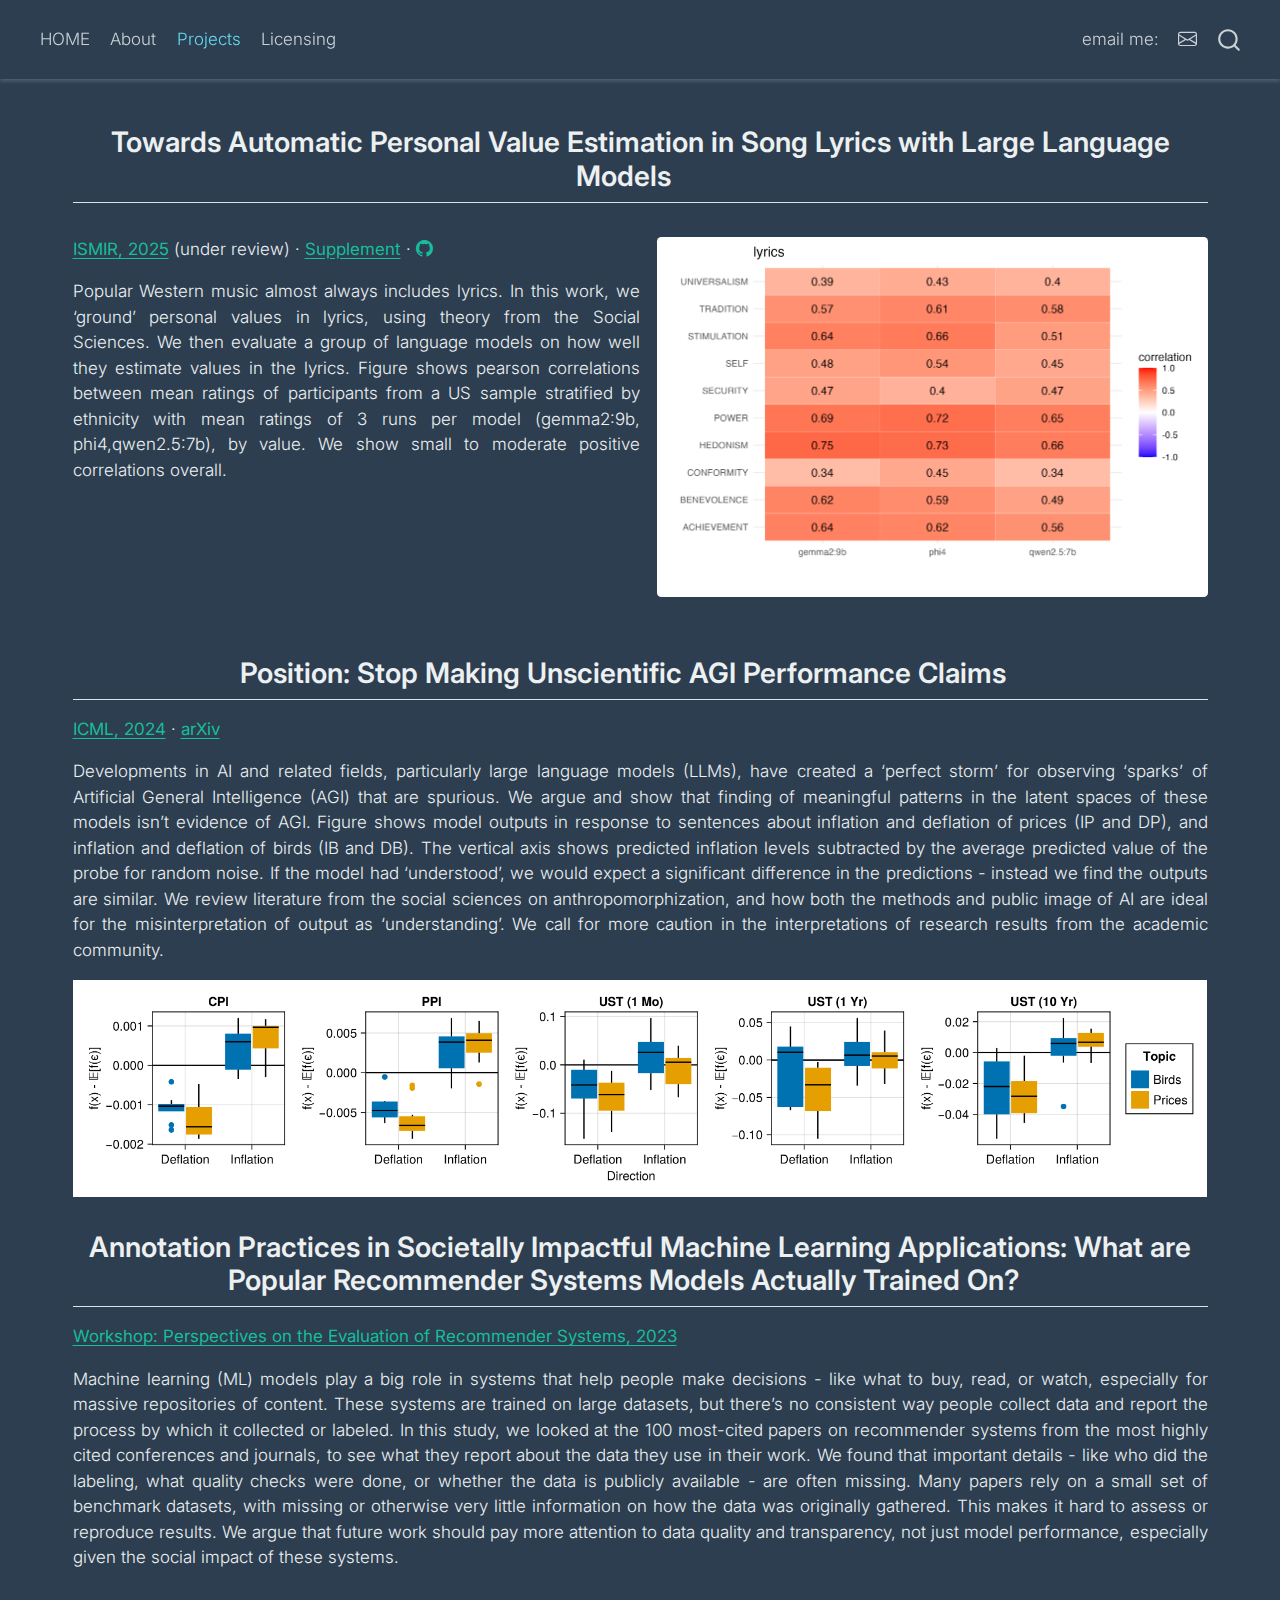
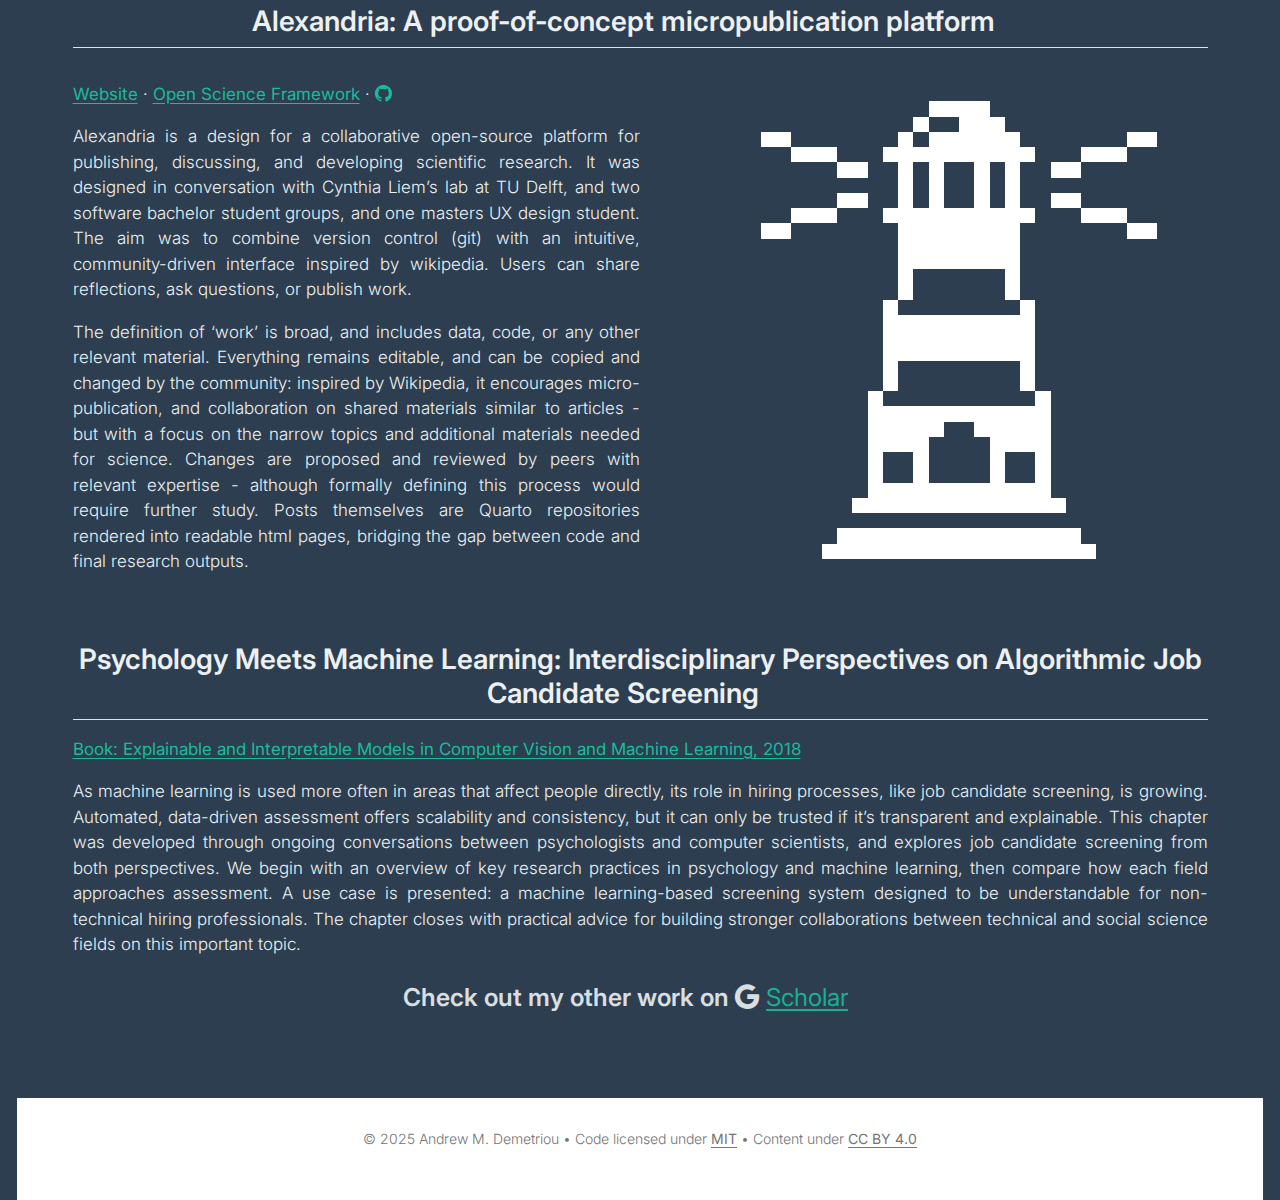
<file: docs/projects.html>
<!DOCTYPE html>
<html xmlns="http://www.w3.org/1999/xhtml" lang="en" xml:lang="en"><head>

<meta charset="utf-8">
<meta name="generator" content="quarto-1.6.42">

<meta name="viewport" content="width=device-width, initial-scale=1.0, user-scalable=yes">


<title>projects</title>
<style>
code{white-space: pre-wrap;}
span.smallcaps{font-variant: small-caps;}
div.columns{display: flex; gap: min(4vw, 1.5em);}
div.column{flex: auto; overflow-x: auto;}
div.hanging-indent{margin-left: 1.5em; text-indent: -1.5em;}
ul.task-list{list-style: none;}
ul.task-list li input[type="checkbox"] {
  width: 0.8em;
  margin: 0 0.8em 0.2em -1em; /* quarto-specific, see https://github.com/quarto-dev/quarto-cli/issues/4556 */ 
  vertical-align: middle;
}
</style>


<script src="site_libs/quarto-nav/quarto-nav.js"></script>
<script src="site_libs/quarto-nav/headroom.min.js"></script>
<script src="site_libs/clipboard/clipboard.min.js"></script>
<script src="site_libs/quarto-search/autocomplete.umd.js"></script>
<script src="site_libs/quarto-search/fuse.min.js"></script>
<script src="site_libs/quarto-search/quarto-search.js"></script>
<meta name="quarto:offset" content="./">
<script src="site_libs/quarto-html/quarto.js"></script>
<script src="site_libs/quarto-html/popper.min.js"></script>
<script src="site_libs/quarto-html/tippy.umd.min.js"></script>
<script src="site_libs/quarto-html/anchor.min.js"></script>
<link href="site_libs/quarto-html/tippy.css" rel="stylesheet">
<link href="site_libs/quarto-html/quarto-syntax-highlighting-2f5df379a58b258e96c21c0638c20c03.css" rel="stylesheet" id="quarto-text-highlighting-styles">
<script src="site_libs/bootstrap/bootstrap.min.js"></script>
<link href="site_libs/bootstrap/bootstrap-icons.css" rel="stylesheet">
<link href="site_libs/bootstrap/bootstrap-d1b12f2568ecbe55642fee6aa00bd082.min.css" rel="stylesheet" append-hash="true" id="quarto-bootstrap" data-mode="light">
<script id="quarto-search-options" type="application/json">{
  "location": "navbar",
  "copy-button": false,
  "collapse-after": 3,
  "panel-placement": "end",
  "type": "overlay",
  "limit": 50,
  "keyboard-shortcut": [
    "f",
    "/",
    "s"
  ],
  "show-item-context": false,
  "language": {
    "search-no-results-text": "No results",
    "search-matching-documents-text": "matching documents",
    "search-copy-link-title": "Copy link to search",
    "search-hide-matches-text": "Hide additional matches",
    "search-more-match-text": "more match in this document",
    "search-more-matches-text": "more matches in this document",
    "search-clear-button-title": "Clear",
    "search-text-placeholder": "",
    "search-detached-cancel-button-title": "Cancel",
    "search-submit-button-title": "Submit",
    "search-label": "Search"
  }
}</script>


<link rel="stylesheet" href="styles.css">
</head>

<body class="nav-fixed">

<div id="quarto-search-results"></div>
  <header id="quarto-header" class="headroom fixed-top">
    <nav class="navbar navbar-expand-lg " data-bs-theme="dark">
      <div class="navbar-container container-fluid">
            <div id="quarto-search" class="" title="Search"></div>
          <button class="navbar-toggler" type="button" data-bs-toggle="collapse" data-bs-target="#navbarCollapse" aria-controls="navbarCollapse" role="menu" aria-expanded="false" aria-label="Toggle navigation" onclick="if (window.quartoToggleHeadroom) { window.quartoToggleHeadroom(); }">
  <span class="navbar-toggler-icon"></span>
</button>
          <div class="collapse navbar-collapse" id="navbarCollapse">
            <ul class="navbar-nav navbar-nav-scroll me-auto">
  <li class="nav-item">
    <a class="nav-link" href="./index.html"> 
<span class="menu-text">HOME</span></a>
  </li>  
  <li class="nav-item">
    <a class="nav-link" href="./about.html"> 
<span class="menu-text">About</span></a>
  </li>  
  <li class="nav-item">
    <a class="nav-link active" href="./projects.html" aria-current="page"> 
<span class="menu-text">Projects</span></a>
  </li>  
  <li class="nav-item">
    <a class="nav-link" href="./licenses.html"> 
<span class="menu-text">Licensing</span></a>
  </li>  
</ul>
            <ul class="navbar-nav navbar-nav-scroll ms-auto">
  <li class="nav-item">
    <span class="nav-link">
<span class="menu-text">email me:</span>
    </span>
  </li>  
  <li class="nav-item compact">
    <a class="nav-link" href="mailto:andrew.m.demetriou@gmail.com"> <i class="bi bi-envelope" role="img">
</i> 
<span class="menu-text"></span></a>
  </li>  
</ul>
          </div> <!-- /navcollapse -->
            <div class="quarto-navbar-tools">
</div>
      </div> <!-- /container-fluid -->
    </nav>
</header>
<!-- content -->
<div id="quarto-content" class="quarto-container page-columns page-rows-contents page-layout-full page-navbar">
<!-- sidebar -->
<!-- margin-sidebar -->
    
<!-- main -->
<main class="content column-page" id="quarto-document-content"><header id="title-block-header" class="quarto-title-block"></header>




<section id="towards-automatic-personal-value-estimation-in-song-lyrics-with-large-language-models" class="level2" style="text-align: center;">
<h2 class="anchored" data-anchor-id="towards-automatic-personal-value-estimation-in-song-lyrics-with-large-language-models">Towards Automatic Personal Value Estimation in Song Lyrics with Large Language Models</h2>
</section>
<div class="columns responsive-columns">
<div class="column" style="width:50%;">
<p><a href="https://ismir.net">ISMIR, 2025</a> (under review) · <a href="https://andrew0302.github.io/values_from_lyrics_ISMIR2025/">Supplement</a> · <a href="https://github.com/andrew0302/values_from_lyrics_ISMIR2025"><i class="bi bi-github"></i></a></p>
<div style="text-align: justify;">
<p>Popular Western music almost always includes lyrics. In this work, we ‘ground’ personal values in lyrics, using theory from the Social Sciences. We then evaluate a group of language models on how well they estimate values in the lyrics. Figure shows pearson correlations between mean ratings of participants from a US sample stratified by ethnicity with mean ratings of 3 runs per model (gemma2:9b, phi4,qwen2.5:7b), by value. We show small to moderate positive correlations overall.</p>
</div>
</div><div class="column" style="padding-left: 1rem;">
<div style="background-color: white; padding: 0.25rem; border-radius: 0.25rem; margin-bottom: 0.5rem;">
<p><img src="images/wave_llm_participant_0na_byvalue_cor.png" class="img-fluid" style="border-radius: 1rem; margin-bottom: 0.25rem;;width:100.0%"></p>
</div>
</div>
</div>
<section id="position-stop-making-unscientific-agi-performance-claims" class="level2" style="text-align: center;">
<h2 class="anchored" data-anchor-id="position-stop-making-unscientific-agi-performance-claims">Position: Stop Making Unscientific AGI Performance Claims</h2>
</section>
<p><a href="https://dl.acm.org/doi/abs/10.5555/3692070.3692121">ICML, 2024</a> · <a href="https://arxiv.org/abs/2402.03962">arXiv</a></p>
<div style="text-align: justify;">
<p>Developments in AI and related fields, particularly large language models (LLMs), have created a ‘perfect storm’ for observing ‘sparks’ of Artificial General Intelligence (AGI) that are spurious. We argue and show that finding of meaningful patterns in the latent spaces of these models isn’t evidence of AGI. Figure shows model outputs in response to sentences about inflation and deflation of prices (IP and DP), and inflation and deflation of birds (IB and DB). The vertical axis shows predicted inflation levels subtracted by the average predicted value of the probe for random noise. If the model had ‘understood’, we would expect a significant difference in the predictions - instead we find the outputs are similar. We review literature from the social sciences on anthropomorphization, and how both the methods and public image of AI are ideal for the misinterpretation of output as ‘understanding’. We call for more caution in the interpretations of research results from the academic community.</p>
</div>
<p><img src="images/attack_all_measures.png" class="img-fluid"></p>
<section id="annotation-practices-in-societally-impactful-machine-learning-applications-what-are-popular-recommender-systems-models-actually-trained-on" class="level2" style="text-align: center;">
<h2 class="anchored" data-anchor-id="annotation-practices-in-societally-impactful-machine-learning-applications-what-are-popular-recommender-systems-models-actually-trained-on">Annotation Practices in Societally Impactful Machine Learning Applications: What are Popular Recommender Systems Models Actually Trained On?</h2>
</section>
<p><a href="https://ceur-ws.org/Vol-3476/paper1.pdf">Workshop: Perspectives on the Evaluation of Recommender Systems, 2023</a></p>
<div style="text-align: justify;">
Machine learning (ML) models play a big role in systems that help people make decisions - like what to buy, read, or watch, especially for massive repositories of content. These systems are trained on large datasets, but there’s no consistent way people collect data and report the process by which it collected or labeled. In this study, we looked at the 100 most-cited papers on recommender systems from the most highly cited conferences and journals, to see what they report about the data they use in their work. We found that important details - like who did the labeling, what quality checks were done, or whether the data is publicly available - are often missing. Many papers rely on a small set of benchmark datasets, with missing or otherwise very little information on how the data was originally gathered. This makes it hard to assess or reproduce results. We argue that future work should pay more attention to data quality and transparency, not just model performance, especially given the social impact of these systems.
</div>
<section id="alexandria-a-proof-of-concept-micropublication-platform" class="level2" style="text-align: center;">
<h2 class="anchored" data-anchor-id="alexandria-a-proof-of-concept-micropublication-platform">Alexandria: A proof-of-concept micropublication platform</h2>
</section>
<div class="columns responsive-columns">
<div class="column" style="width:50%;">
<p><a href="https://alexandria.ewi.tudelft.nl/about">Website</a> · <a href="https://osf.io/hd5nu/">Open Science Framework</a> · <a href="https://github.com/Alexandria-TEMP"><i class="bi bi-github"></i></a></p>
<div style="text-align: justify;">
<p>Alexandria is a design for a collaborative open-source platform for publishing, discussing, and developing scientific research. It was designed in conversation with Cynthia Liem’s lab at TU Delft, and two software bachelor student groups, and one masters UX design student. The aim was to combine version control (git) with an intuitive, community-driven interface inspired by wikipedia. Users can share reflections, ask questions, or publish work.</p>
<p>The definition of ‘work’ is broad, and includes data, code, or any other relevant material. Everything remains editable, and can be copied and changed by the community: inspired by Wikipedia, it encourages micro-publication, and collaboration on shared materials similar to articles - but with a focus on the narrow topics and additional materials needed for science. Changes are proposed and reviewed by peers with relevant expertise - although formally defining this process would require further study. Posts themselves are Quarto repositories rendered into readable html pages, bridging the gap between code and final research outputs.</p>
</div>
</div><div class="column" style="padding-left: 1rem;">
<div style="padding: 0.25rem; border-radius: 0.25rem; margin-bottom: 0.5rem; margin-top:0,5rem;">
<p><img src="images/logo32white.svg" class="img-fluid" style="float: right; margin-bottom: 0.25rem;;width:90.0%"></p>
</div>
</div>
</div>
<section id="psychology-meets-machine-learning-interdisciplinary-perspectives-on-algorithmic-job-candidate-screening" class="level2" style="text-align: center;">
<h2 class="anchored" data-anchor-id="psychology-meets-machine-learning-interdisciplinary-perspectives-on-algorithmic-job-candidate-screening">Psychology Meets Machine Learning: Interdisciplinary Perspectives on Algorithmic Job Candidate Screening</h2>
</section>
<p><a href="https://link.springer.com/chapter/10.1007/978-3-319-98131-4_9">Book: Explainable and Interpretable Models in Computer Vision and Machine Learning, 2018</a></p>
<div style="text-align: justify;">
As machine learning is used more often in areas that affect people directly, its role in hiring processes, like job candidate screening, is growing. Automated, data-driven assessment offers scalability and consistency, but it can only be trusted if it’s transparent and explainable. This chapter was developed through ongoing conversations between psychologists and computer scientists, and explores job candidate screening from both perspectives. We begin with an overview of key research practices in psychology and machine learning, then compare how each field approaches assessment. A use case is presented: a machine learning-based screening system designed to be understandable for non-technical hiring professionals. The chapter closes with practical advice for building stronger collaborations between technical and social science fields on this important topic.
</div>
<section id="check-out-my-other-work-on-scholar" class="level3" style="text-align: center;">
<h3 class="anchored" data-anchor-id="check-out-my-other-work-on-scholar">Check out my other work on <span class="bi bi-google"></span> <a href="https://scholar.google.nl/citations?user=TFnVkFQAAAAJ&amp;hl=en">Scholar</a></h3>
</section>



</main> <!-- /main -->
<script id="quarto-html-after-body" type="application/javascript">
window.document.addEventListener("DOMContentLoaded", function (event) {
  const toggleBodyColorMode = (bsSheetEl) => {
    const mode = bsSheetEl.getAttribute("data-mode");
    const bodyEl = window.document.querySelector("body");
    if (mode === "dark") {
      bodyEl.classList.add("quarto-dark");
      bodyEl.classList.remove("quarto-light");
    } else {
      bodyEl.classList.add("quarto-light");
      bodyEl.classList.remove("quarto-dark");
    }
  }
  const toggleBodyColorPrimary = () => {
    const bsSheetEl = window.document.querySelector("link#quarto-bootstrap");
    if (bsSheetEl) {
      toggleBodyColorMode(bsSheetEl);
    }
  }
  toggleBodyColorPrimary();  
  const icon = "";
  const anchorJS = new window.AnchorJS();
  anchorJS.options = {
    placement: 'right',
    icon: icon
  };
  anchorJS.add('.anchored');
  const isCodeAnnotation = (el) => {
    for (const clz of el.classList) {
      if (clz.startsWith('code-annotation-')) {                     
        return true;
      }
    }
    return false;
  }
  const onCopySuccess = function(e) {
    // button target
    const button = e.trigger;
    // don't keep focus
    button.blur();
    // flash "checked"
    button.classList.add('code-copy-button-checked');
    var currentTitle = button.getAttribute("title");
    button.setAttribute("title", "Copied!");
    let tooltip;
    if (window.bootstrap) {
      button.setAttribute("data-bs-toggle", "tooltip");
      button.setAttribute("data-bs-placement", "left");
      button.setAttribute("data-bs-title", "Copied!");
      tooltip = new bootstrap.Tooltip(button, 
        { trigger: "manual", 
          customClass: "code-copy-button-tooltip",
          offset: [0, -8]});
      tooltip.show();    
    }
    setTimeout(function() {
      if (tooltip) {
        tooltip.hide();
        button.removeAttribute("data-bs-title");
        button.removeAttribute("data-bs-toggle");
        button.removeAttribute("data-bs-placement");
      }
      button.setAttribute("title", currentTitle);
      button.classList.remove('code-copy-button-checked');
    }, 1000);
    // clear code selection
    e.clearSelection();
  }
  const getTextToCopy = function(trigger) {
      const codeEl = trigger.previousElementSibling.cloneNode(true);
      for (const childEl of codeEl.children) {
        if (isCodeAnnotation(childEl)) {
          childEl.remove();
        }
      }
      return codeEl.innerText;
  }
  const clipboard = new window.ClipboardJS('.code-copy-button:not([data-in-quarto-modal])', {
    text: getTextToCopy
  });
  clipboard.on('success', onCopySuccess);
  if (window.document.getElementById('quarto-embedded-source-code-modal')) {
    const clipboardModal = new window.ClipboardJS('.code-copy-button[data-in-quarto-modal]', {
      text: getTextToCopy,
      container: window.document.getElementById('quarto-embedded-source-code-modal')
    });
    clipboardModal.on('success', onCopySuccess);
  }
    var localhostRegex = new RegExp(/^(?:http|https):\/\/localhost\:?[0-9]*\//);
    var mailtoRegex = new RegExp(/^mailto:/);
      var filterRegex = new RegExp('/' + window.location.host + '/');
    var isInternal = (href) => {
        return filterRegex.test(href) || localhostRegex.test(href) || mailtoRegex.test(href);
    }
    // Inspect non-navigation links and adorn them if external
 	var links = window.document.querySelectorAll('a[href]:not(.nav-link):not(.navbar-brand):not(.toc-action):not(.sidebar-link):not(.sidebar-item-toggle):not(.pagination-link):not(.no-external):not([aria-hidden]):not(.dropdown-item):not(.quarto-navigation-tool):not(.about-link)');
    for (var i=0; i<links.length; i++) {
      const link = links[i];
      if (!isInternal(link.href)) {
        // undo the damage that might have been done by quarto-nav.js in the case of
        // links that we want to consider external
        if (link.dataset.originalHref !== undefined) {
          link.href = link.dataset.originalHref;
        }
      }
    }
  function tippyHover(el, contentFn, onTriggerFn, onUntriggerFn) {
    const config = {
      allowHTML: true,
      maxWidth: 500,
      delay: 100,
      arrow: false,
      appendTo: function(el) {
          return el.parentElement;
      },
      interactive: true,
      interactiveBorder: 10,
      theme: 'quarto',
      placement: 'bottom-start',
    };
    if (contentFn) {
      config.content = contentFn;
    }
    if (onTriggerFn) {
      config.onTrigger = onTriggerFn;
    }
    if (onUntriggerFn) {
      config.onUntrigger = onUntriggerFn;
    }
    window.tippy(el, config); 
  }
  const noterefs = window.document.querySelectorAll('a[role="doc-noteref"]');
  for (var i=0; i<noterefs.length; i++) {
    const ref = noterefs[i];
    tippyHover(ref, function() {
      // use id or data attribute instead here
      let href = ref.getAttribute('data-footnote-href') || ref.getAttribute('href');
      try { href = new URL(href).hash; } catch {}
      const id = href.replace(/^#\/?/, "");
      const note = window.document.getElementById(id);
      if (note) {
        return note.innerHTML;
      } else {
        return "";
      }
    });
  }
  const xrefs = window.document.querySelectorAll('a.quarto-xref');
  const processXRef = (id, note) => {
    // Strip column container classes
    const stripColumnClz = (el) => {
      el.classList.remove("page-full", "page-columns");
      if (el.children) {
        for (const child of el.children) {
          stripColumnClz(child);
        }
      }
    }
    stripColumnClz(note)
    if (id === null || id.startsWith('sec-')) {
      // Special case sections, only their first couple elements
      const container = document.createElement("div");
      if (note.children && note.children.length > 2) {
        container.appendChild(note.children[0].cloneNode(true));
        for (let i = 1; i < note.children.length; i++) {
          const child = note.children[i];
          if (child.tagName === "P" && child.innerText === "") {
            continue;
          } else {
            container.appendChild(child.cloneNode(true));
            break;
          }
        }
        if (window.Quarto?.typesetMath) {
          window.Quarto.typesetMath(container);
        }
        return container.innerHTML
      } else {
        if (window.Quarto?.typesetMath) {
          window.Quarto.typesetMath(note);
        }
        return note.innerHTML;
      }
    } else {
      // Remove any anchor links if they are present
      const anchorLink = note.querySelector('a.anchorjs-link');
      if (anchorLink) {
        anchorLink.remove();
      }
      if (window.Quarto?.typesetMath) {
        window.Quarto.typesetMath(note);
      }
      if (note.classList.contains("callout")) {
        return note.outerHTML;
      } else {
        return note.innerHTML;
      }
    }
  }
  for (var i=0; i<xrefs.length; i++) {
    const xref = xrefs[i];
    tippyHover(xref, undefined, function(instance) {
      instance.disable();
      let url = xref.getAttribute('href');
      let hash = undefined; 
      if (url.startsWith('#')) {
        hash = url;
      } else {
        try { hash = new URL(url).hash; } catch {}
      }
      if (hash) {
        const id = hash.replace(/^#\/?/, "");
        const note = window.document.getElementById(id);
        if (note !== null) {
          try {
            const html = processXRef(id, note.cloneNode(true));
            instance.setContent(html);
          } finally {
            instance.enable();
            instance.show();
          }
        } else {
          // See if we can fetch this
          fetch(url.split('#')[0])
          .then(res => res.text())
          .then(html => {
            const parser = new DOMParser();
            const htmlDoc = parser.parseFromString(html, "text/html");
            const note = htmlDoc.getElementById(id);
            if (note !== null) {
              const html = processXRef(id, note);
              instance.setContent(html);
            } 
          }).finally(() => {
            instance.enable();
            instance.show();
          });
        }
      } else {
        // See if we can fetch a full url (with no hash to target)
        // This is a special case and we should probably do some content thinning / targeting
        fetch(url)
        .then(res => res.text())
        .then(html => {
          const parser = new DOMParser();
          const htmlDoc = parser.parseFromString(html, "text/html");
          const note = htmlDoc.querySelector('main.content');
          if (note !== null) {
            // This should only happen for chapter cross references
            // (since there is no id in the URL)
            // remove the first header
            if (note.children.length > 0 && note.children[0].tagName === "HEADER") {
              note.children[0].remove();
            }
            const html = processXRef(null, note);
            instance.setContent(html);
          } 
        }).finally(() => {
          instance.enable();
          instance.show();
        });
      }
    }, function(instance) {
    });
  }
      let selectedAnnoteEl;
      const selectorForAnnotation = ( cell, annotation) => {
        let cellAttr = 'data-code-cell="' + cell + '"';
        let lineAttr = 'data-code-annotation="' +  annotation + '"';
        const selector = 'span[' + cellAttr + '][' + lineAttr + ']';
        return selector;
      }
      const selectCodeLines = (annoteEl) => {
        const doc = window.document;
        const targetCell = annoteEl.getAttribute("data-target-cell");
        const targetAnnotation = annoteEl.getAttribute("data-target-annotation");
        const annoteSpan = window.document.querySelector(selectorForAnnotation(targetCell, targetAnnotation));
        const lines = annoteSpan.getAttribute("data-code-lines").split(",");
        const lineIds = lines.map((line) => {
          return targetCell + "-" + line;
        })
        let top = null;
        let height = null;
        let parent = null;
        if (lineIds.length > 0) {
            //compute the position of the single el (top and bottom and make a div)
            const el = window.document.getElementById(lineIds[0]);
            top = el.offsetTop;
            height = el.offsetHeight;
            parent = el.parentElement.parentElement;
          if (lineIds.length > 1) {
            const lastEl = window.document.getElementById(lineIds[lineIds.length - 1]);
            const bottom = lastEl.offsetTop + lastEl.offsetHeight;
            height = bottom - top;
          }
          if (top !== null && height !== null && parent !== null) {
            // cook up a div (if necessary) and position it 
            let div = window.document.getElementById("code-annotation-line-highlight");
            if (div === null) {
              div = window.document.createElement("div");
              div.setAttribute("id", "code-annotation-line-highlight");
              div.style.position = 'absolute';
              parent.appendChild(div);
            }
            div.style.top = top - 2 + "px";
            div.style.height = height + 4 + "px";
            div.style.left = 0;
            let gutterDiv = window.document.getElementById("code-annotation-line-highlight-gutter");
            if (gutterDiv === null) {
              gutterDiv = window.document.createElement("div");
              gutterDiv.setAttribute("id", "code-annotation-line-highlight-gutter");
              gutterDiv.style.position = 'absolute';
              const codeCell = window.document.getElementById(targetCell);
              const gutter = codeCell.querySelector('.code-annotation-gutter');
              gutter.appendChild(gutterDiv);
            }
            gutterDiv.style.top = top - 2 + "px";
            gutterDiv.style.height = height + 4 + "px";
          }
          selectedAnnoteEl = annoteEl;
        }
      };
      const unselectCodeLines = () => {
        const elementsIds = ["code-annotation-line-highlight", "code-annotation-line-highlight-gutter"];
        elementsIds.forEach((elId) => {
          const div = window.document.getElementById(elId);
          if (div) {
            div.remove();
          }
        });
        selectedAnnoteEl = undefined;
      };
        // Handle positioning of the toggle
    window.addEventListener(
      "resize",
      throttle(() => {
        elRect = undefined;
        if (selectedAnnoteEl) {
          selectCodeLines(selectedAnnoteEl);
        }
      }, 10)
    );
    function throttle(fn, ms) {
    let throttle = false;
    let timer;
      return (...args) => {
        if(!throttle) { // first call gets through
            fn.apply(this, args);
            throttle = true;
        } else { // all the others get throttled
            if(timer) clearTimeout(timer); // cancel #2
            timer = setTimeout(() => {
              fn.apply(this, args);
              timer = throttle = false;
            }, ms);
        }
      };
    }
      // Attach click handler to the DT
      const annoteDls = window.document.querySelectorAll('dt[data-target-cell]');
      for (const annoteDlNode of annoteDls) {
        annoteDlNode.addEventListener('click', (event) => {
          const clickedEl = event.target;
          if (clickedEl !== selectedAnnoteEl) {
            unselectCodeLines();
            const activeEl = window.document.querySelector('dt[data-target-cell].code-annotation-active');
            if (activeEl) {
              activeEl.classList.remove('code-annotation-active');
            }
            selectCodeLines(clickedEl);
            clickedEl.classList.add('code-annotation-active');
          } else {
            // Unselect the line
            unselectCodeLines();
            clickedEl.classList.remove('code-annotation-active');
          }
        });
      }
  const findCites = (el) => {
    const parentEl = el.parentElement;
    if (parentEl) {
      const cites = parentEl.dataset.cites;
      if (cites) {
        return {
          el,
          cites: cites.split(' ')
        };
      } else {
        return findCites(el.parentElement)
      }
    } else {
      return undefined;
    }
  };
  var bibliorefs = window.document.querySelectorAll('a[role="doc-biblioref"]');
  for (var i=0; i<bibliorefs.length; i++) {
    const ref = bibliorefs[i];
    const citeInfo = findCites(ref);
    if (citeInfo) {
      tippyHover(citeInfo.el, function() {
        var popup = window.document.createElement('div');
        citeInfo.cites.forEach(function(cite) {
          var citeDiv = window.document.createElement('div');
          citeDiv.classList.add('hanging-indent');
          citeDiv.classList.add('csl-entry');
          var biblioDiv = window.document.getElementById('ref-' + cite);
          if (biblioDiv) {
            citeDiv.innerHTML = biblioDiv.innerHTML;
          }
          popup.appendChild(citeDiv);
        });
        return popup.innerHTML;
      });
    }
  }
});
</script>
</div> <!-- /content -->
<footer class="footer">
  <div class="nav-footer">
    <div class="nav-footer-left">
      &nbsp;
    </div>   
    <div class="nav-footer-center">
<p>© 2025 Andrew M. Demetriou • Code licensed under <a href="https://opensource.org/licenses/MIT">MIT</a> • Content under <a href="https://creativecommons.org/licenses/by/4.0/">CC BY 4.0</a></p>
</div>
    <div class="nav-footer-right">
      &nbsp;
    </div>
  </div>
</footer>




</body></html>
</file>
<file: docs/site_libs/quarto-html/tippy.css>
.tippy-box[data-animation=fade][data-state=hidden]{opacity:0}[data-tippy-root]{max-width:calc(100vw - 10px)}.tippy-box{position:relative;background-color:#333;color:#fff;border-radius:4px;font-size:14px;line-height:1.4;white-space:normal;outline:0;transition-property:transform,visibility,opacity}.tippy-box[data-placement^=top]>.tippy-arrow{bottom:0}.tippy-box[data-placement^=top]>.tippy-arrow:before{bottom:-7px;left:0;border-width:8px 8px 0;border-top-color:initial;transform-origin:center top}.tippy-box[data-placement^=bottom]>.tippy-arrow{top:0}.tippy-box[data-placement^=bottom]>.tippy-arrow:before{top:-7px;left:0;border-width:0 8px 8px;border-bottom-color:initial;transform-origin:center bottom}.tippy-box[data-placement^=left]>.tippy-arrow{right:0}.tippy-box[data-placement^=left]>.tippy-arrow:before{border-width:8px 0 8px 8px;border-left-color:initial;right:-7px;transform-origin:center left}.tippy-box[data-placement^=right]>.tippy-arrow{left:0}.tippy-box[data-placement^=right]>.tippy-arrow:before{left:-7px;border-width:8px 8px 8px 0;border-right-color:initial;transform-origin:center right}.tippy-box[data-inertia][data-state=visible]{transition-timing-function:cubic-bezier(.54,1.5,.38,1.11)}.tippy-arrow{width:16px;height:16px;color:#333}.tippy-arrow:before{content:"";position:absolute;border-color:transparent;border-style:solid}.tippy-content{position:relative;padding:5px 9px;z-index:1}
</file>
<file: docs/site_libs/quarto-html/quarto-syntax-highlighting-2f5df379a58b258e96c21c0638c20c03.css>
/* quarto syntax highlight colors */
:root {
  --quarto-hl-ot-color: #003B4F;
  --quarto-hl-at-color: #657422;
  --quarto-hl-ss-color: #20794D;
  --quarto-hl-an-color: #5E5E5E;
  --quarto-hl-fu-color: #4758AB;
  --quarto-hl-st-color: #20794D;
  --quarto-hl-cf-color: #003B4F;
  --quarto-hl-op-color: #5E5E5E;
  --quarto-hl-er-color: #AD0000;
  --quarto-hl-bn-color: #AD0000;
  --quarto-hl-al-color: #AD0000;
  --quarto-hl-va-color: #111111;
  --quarto-hl-bu-color: inherit;
  --quarto-hl-ex-color: inherit;
  --quarto-hl-pp-color: #AD0000;
  --quarto-hl-in-color: #5E5E5E;
  --quarto-hl-vs-color: #20794D;
  --quarto-hl-wa-color: #5E5E5E;
  --quarto-hl-do-color: #5E5E5E;
  --quarto-hl-im-color: #00769E;
  --quarto-hl-ch-color: #20794D;
  --quarto-hl-dt-color: #AD0000;
  --quarto-hl-fl-color: #AD0000;
  --quarto-hl-co-color: #5E5E5E;
  --quarto-hl-cv-color: #5E5E5E;
  --quarto-hl-cn-color: #8f5902;
  --quarto-hl-sc-color: #5E5E5E;
  --quarto-hl-dv-color: #AD0000;
  --quarto-hl-kw-color: #003B4F;
}

/* other quarto variables */
:root {
  --quarto-font-monospace: SFMono-Regular, Menlo, Monaco, Consolas, "Liberation Mono", "Courier New", monospace;
}

pre > code.sourceCode > span {
  color: #003B4F;
}

code span {
  color: #003B4F;
}

code.sourceCode > span {
  color: #003B4F;
}

div.sourceCode,
div.sourceCode pre.sourceCode {
  color: #003B4F;
}

code span.ot {
  color: #003B4F;
  font-style: inherit;
}

code span.at {
  color: #657422;
  font-style: inherit;
}

code span.ss {
  color: #20794D;
  font-style: inherit;
}

code span.an {
  color: #5E5E5E;
  font-style: inherit;
}

code span.fu {
  color: #4758AB;
  font-style: inherit;
}

code span.st {
  color: #20794D;
  font-style: inherit;
}

code span.cf {
  color: #003B4F;
  font-weight: bold;
  font-style: inherit;
}

code span.op {
  color: #5E5E5E;
  font-style: inherit;
}

code span.er {
  color: #AD0000;
  font-style: inherit;
}

code span.bn {
  color: #AD0000;
  font-style: inherit;
}

code span.al {
  color: #AD0000;
  font-style: inherit;
}

code span.va {
  color: #111111;
  font-style: inherit;
}

code span.bu {
  font-style: inherit;
}

code span.ex {
  font-style: inherit;
}

code span.pp {
  color: #AD0000;
  font-style: inherit;
}

code span.in {
  color: #5E5E5E;
  font-style: inherit;
}

code span.vs {
  color: #20794D;
  font-style: inherit;
}

code span.wa {
  color: #5E5E5E;
  font-style: italic;
}

code span.do {
  color: #5E5E5E;
  font-style: italic;
}

code span.im {
  color: #00769E;
  font-style: inherit;
}

code span.ch {
  color: #20794D;
  font-style: inherit;
}

code span.dt {
  color: #AD0000;
  font-style: inherit;
}

code span.fl {
  color: #AD0000;
  font-style: inherit;
}

code span.co {
  color: #5E5E5E;
  font-style: inherit;
}

code span.cv {
  color: #5E5E5E;
  font-style: italic;
}

code span.cn {
  color: #8f5902;
  font-style: inherit;
}

code span.sc {
  color: #5E5E5E;
  font-style: inherit;
}

code span.dv {
  color: #AD0000;
  font-style: inherit;
}

code span.kw {
  color: #003B4F;
  font-weight: bold;
  font-style: inherit;
}

.prevent-inlining {
  content: "</";
}

/*# sourceMappingURL=35eb38a806ee71ea6d2563be2308c832.css.map */
</file>
<file: docs/styles.css>
/* Import sans-serif font */
@import url('https://fonts.googleapis.com/css2?family=Inter:wght@300;400;600&display=swap');

/* 'name' font */
@import url('https://fonts.googleapis.com/css2?family=Squada+One&display=swap');

/* text color and padding*/
body {
  background-color: var(--bs-primary);
  color: #ECF0F1;
  font-family: 'Inter', sans-serif;
  font-weight: 300; /* thin default font */
  padding-left: 1rem;
  padding-right: 1rem;
}

/* Manual highlight text*/
.highlight {
  color: #66d9ef;
  font-weight: 600;
}

/* font for name */
.name-highlight-2 {
  color: white;
  font-family: 'Squada One', serif;
  font-weight: 100;
  font-size: 4rem;
  line-height: 1;
}



/* adjustments for mobile */
@media (max-width: 768px) {
   .responsive-columns {
    flex-direction: column !important;
  }
  .responsive-columns > .column {
    width: 100% !important;
    margin-bottom: 1rem;
  }
}






/* column spacing and settings*/
.columns {
  gap: 1.5px;
  margin-bottom: 1rem 0;
  display: flex;
  align-items: center;  /* vertically centers column content */
}

.column img {
  margin-right: 1rem 0;
  margin-bottom: 1rem 0;
  display: flex;
  flex-direction: column;
  justify-content: center;
}

.column {
  padding: 1rem 0;
  display: flex;
  flex-direction: column;
  justify-content: center;
}

/* centering within column */
.contact-links {
  text-align: center;
  margin-top: 1rem;
  line-height: 2;
}

/* licenses, copyrite and name*/
.nav-footer {
  width: 100% !important;
  max-width: 100% !important;
  display: block;
  text-align: center;
}

/* Navbar shadow */
.navbar {
  box-shadow: 0 2px 4px rgba(255, 255, 255, 0.2); /* white shadow with soft transparency */
  z-index: 1000;
}

.nav-link.active {
  color: #66d9ef !important; /* your accent color */
}

/* button */
.project-button {
  margin-top: 1.5rem;
  padding: 0.6rem 1.2rem;
  font-weight: 500;
  border-radius: 6px;
  text-transform: uppercase;
  font-size: 0.95rem;
}
.btn-accent {
  background-color: #66d9ef;
  color: #2c3e50;
  border: none;
}

.btn-accent:hover {
  background-color: #3498db;
  color: #fff;
}
</file>
<file: docs/site_libs/quarto-html/quarto-syntax-highlighting-e1a5c8363afafaef2c763b6775fbf3ca.css>
/* quarto syntax highlight colors */
:root {
  --quarto-hl-ot-color: #003B4F;
  --quarto-hl-at-color: #657422;
  --quarto-hl-ss-color: #20794D;
  --quarto-hl-an-color: #5E5E5E;
  --quarto-hl-fu-color: #4758AB;
  --quarto-hl-st-color: #20794D;
  --quarto-hl-cf-color: #003B4F;
  --quarto-hl-op-color: #5E5E5E;
  --quarto-hl-er-color: #AD0000;
  --quarto-hl-bn-color: #AD0000;
  --quarto-hl-al-color: #AD0000;
  --quarto-hl-va-color: #111111;
  --quarto-hl-bu-color: inherit;
  --quarto-hl-ex-color: inherit;
  --quarto-hl-pp-color: #AD0000;
  --quarto-hl-in-color: #5E5E5E;
  --quarto-hl-vs-color: #20794D;
  --quarto-hl-wa-color: #5E5E5E;
  --quarto-hl-do-color: #5E5E5E;
  --quarto-hl-im-color: #00769E;
  --quarto-hl-ch-color: #20794D;
  --quarto-hl-dt-color: #AD0000;
  --quarto-hl-fl-color: #AD0000;
  --quarto-hl-co-color: #5E5E5E;
  --quarto-hl-cv-color: #5E5E5E;
  --quarto-hl-cn-color: #8f5902;
  --quarto-hl-sc-color: #5E5E5E;
  --quarto-hl-dv-color: #AD0000;
  --quarto-hl-kw-color: #003B4F;
}

/* other quarto variables */
:root {
  --quarto-font-monospace: SFMono-Regular, Menlo, Monaco, Consolas, "Liberation Mono", "Courier New", monospace;
}

/* syntax highlight based on Pandoc's rules */
pre > code.sourceCode > span {
  color: #003B4F;
}

code.sourceCode > span {
  color: #003B4F;
}

div.sourceCode,
div.sourceCode pre.sourceCode {
  color: #003B4F;
}

/* Normal */
code span {
  color: #003B4F;
}

/* Alert */
code span.al {
  color: #AD0000;
  font-style: inherit;
}

/* Annotation */
code span.an {
  color: #5E5E5E;
  font-style: inherit;
}

/* Attribute */
code span.at {
  color: #657422;
  font-style: inherit;
}

/* BaseN */
code span.bn {
  color: #AD0000;
  font-style: inherit;
}

/* BuiltIn */
code span.bu {
  font-style: inherit;
}

/* ControlFlow */
code span.cf {
  color: #003B4F;
  font-weight: bold;
  font-style: inherit;
}

/* Char */
code span.ch {
  color: #20794D;
  font-style: inherit;
}

/* Constant */
code span.cn {
  color: #8f5902;
  font-style: inherit;
}

/* Comment */
code span.co {
  color: #5E5E5E;
  font-style: inherit;
}

/* CommentVar */
code span.cv {
  color: #5E5E5E;
  font-style: italic;
}

/* Documentation */
code span.do {
  color: #5E5E5E;
  font-style: italic;
}

/* DataType */
code span.dt {
  color: #AD0000;
  font-style: inherit;
}

/* DecVal */
code span.dv {
  color: #AD0000;
  font-style: inherit;
}

/* Error */
code span.er {
  color: #AD0000;
  font-style: inherit;
}

/* Extension */
code span.ex {
  font-style: inherit;
}

/* Float */
code span.fl {
  color: #AD0000;
  font-style: inherit;
}

/* Function */
code span.fu {
  color: #4758AB;
  font-style: inherit;
}

/* Import */
code span.im {
  color: #00769E;
  font-style: inherit;
}

/* Information */
code span.in {
  color: #5E5E5E;
  font-style: inherit;
}

/* Keyword */
code span.kw {
  color: #003B4F;
  font-weight: bold;
  font-style: inherit;
}

/* Operator */
code span.op {
  color: #5E5E5E;
  font-style: inherit;
}

/* Other */
code span.ot {
  color: #003B4F;
  font-style: inherit;
}

/* Preprocessor */
code span.pp {
  color: #AD0000;
  font-style: inherit;
}

/* SpecialChar */
code span.sc {
  color: #5E5E5E;
  font-style: inherit;
}

/* SpecialString */
code span.ss {
  color: #20794D;
  font-style: inherit;
}

/* String */
code span.st {
  color: #20794D;
  font-style: inherit;
}

/* Variable */
code span.va {
  color: #111111;
  font-style: inherit;
}

/* VerbatimString */
code span.vs {
  color: #20794D;
  font-style: inherit;
}

/* Warning */
code span.wa {
  color: #5E5E5E;
  font-style: italic;
}

.prevent-inlining {
  content: "</";
}

/*# sourceMappingURL=c735b2cac6c846c1abc72f5ce1520814.css.map */
</file>
